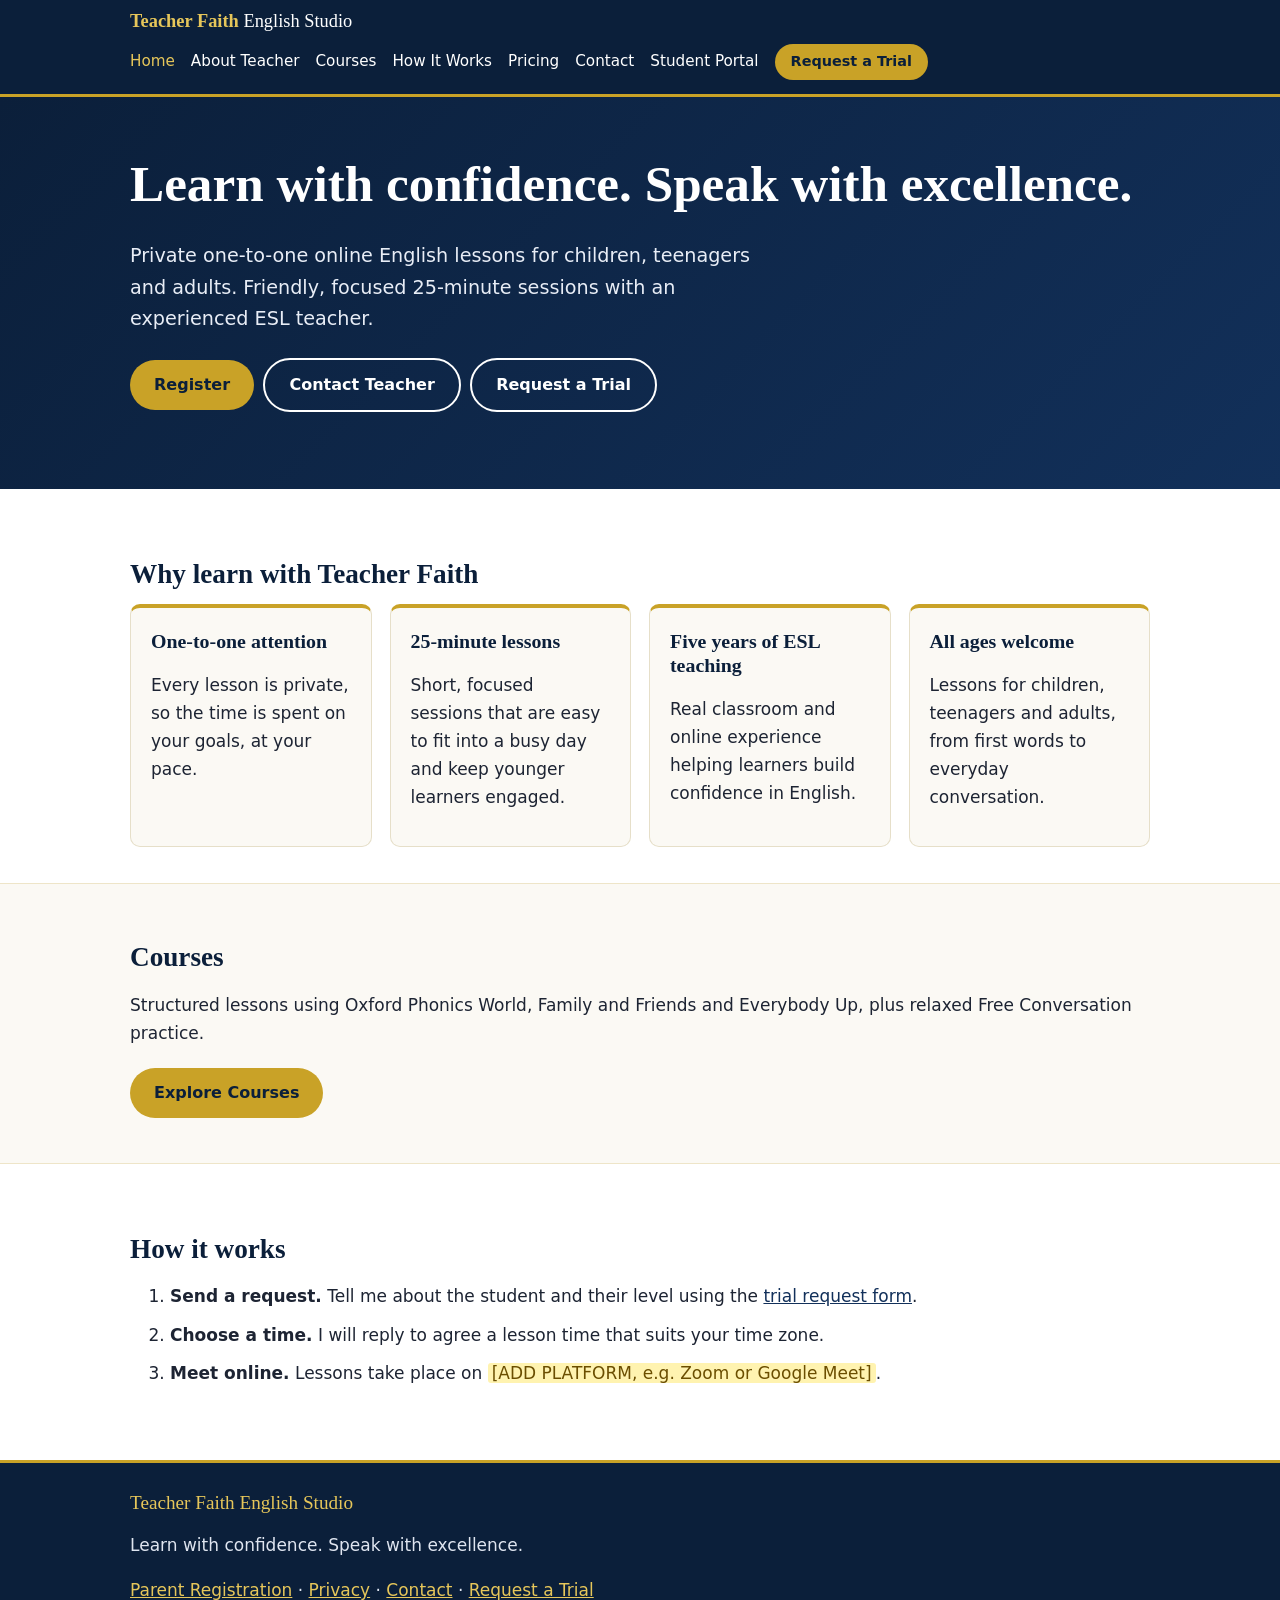
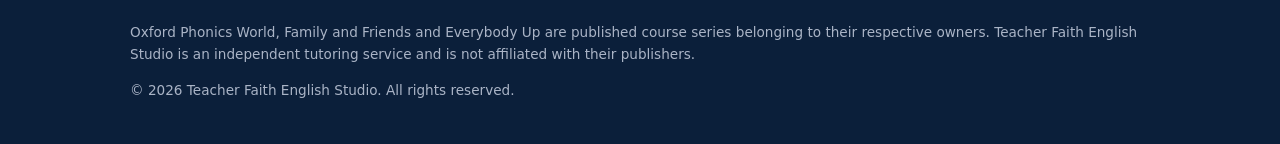
<file: teacher-faith-english-studio/index.html>
<!DOCTYPE html>
<html lang="en"><head><meta charset="utf-8"><meta name="viewport" content="width=device-width,initial-scale=1">
<title>Online English Tutoring | Teacher Faith English Studio</title><meta name="description" content="Private one-to-one online English lessons for children, teenagers and adults with Teacher Faith.">
<link rel="stylesheet" href="styles.css"></head><body>
<a class="skip" href="#main">Skip to content</a>
<header><div class="wrap bar"><a class="brand" href="index.html"><span>Teacher Faith</span> English Studio</a>
<nav aria-label="Main"><a href="index.html" aria-current=page>Home</a><a href="about.html">About Teacher</a><a href="courses.html">Courses</a><a href="how-it-works.html">How It Works</a><a href="pricing.html">Pricing</a><a href="contact.html">Contact</a><a href="login.html">Student Portal</a><a class="btn sm" href="free-trial.html">Request a Trial</a></nav></div></header>
<main id="main"><section class="hero"><div class="wrap"><h1>Learn with confidence. Speak with excellence.</h1><p class="lead">Private one-to-one online English lessons for children, teenagers and adults. Friendly, focused 25-minute sessions with an experienced ESL teacher.</p><p><a class="btn" href="register.html">Register</a> <a class="btn ghost" href="contact.html">Contact Teacher</a> <a class="btn ghost" href="free-trial.html">Request a Trial</a></p></div></section><section class="wrap sec"><h2>Why learn with Teacher Faith</h2><div class="grid">
<div class="card"><h3>One-to-one attention</h3><p>Every lesson is private, so the time is spent on your goals, at your pace.</p></div>
<div class="card"><h3>25-minute lessons</h3><p>Short, focused sessions that are easy to fit into a busy day and keep younger learners engaged.</p></div>
<div class="card"><h3>Five years of ESL teaching</h3><p>Real classroom and online experience helping learners build confidence in English.</p></div>
<div class="card"><h3>All ages welcome</h3><p>Lessons for children, teenagers and adults, from first words to everyday conversation.</p></div></div></section>
<section class="band"><div class="wrap"><h2>Courses</h2><p>Structured lessons using Oxford Phonics World, Family and Friends and Everybody Up, plus relaxed Free Conversation practice.</p><p><a class="btn" href="courses.html">Explore Courses</a></p></div></section>
<section class="wrap sec"><h2>How it works</h2><ol class="steps">
<li><b>Send a request.</b> Tell me about the student and their level using the <a href="free-trial.html">trial request form</a>.</li>
<li><b>Choose a time.</b> I will reply to agree a lesson time that suits your time zone.</li>
<li><b>Meet online.</b> Lessons take place on <mark class="ph">[ADD PLATFORM, e.g. Zoom or Google Meet]</mark>.</li></ol></section></main>
<footer><div class="wrap"><p class="brand2">Teacher Faith English Studio</p><p>Learn with confidence. Speak with excellence.</p>
<p><a href="register.html">Parent Registration</a> · <a href="privacy.html">Privacy</a> · <a href="contact.html">Contact</a> · <a href="free-trial.html">Request a Trial</a></p>
<p class="small">Oxford Phonics World, Family and Friends and Everybody Up are published course series belonging to their respective owners. Teacher Faith English Studio is an independent tutoring service and is not affiliated with their publishers.</p>
<p class="small">&copy; <span id="y">2026</span> Teacher Faith English Studio. All rights reserved.</p></div></footer></body></html>
</file>
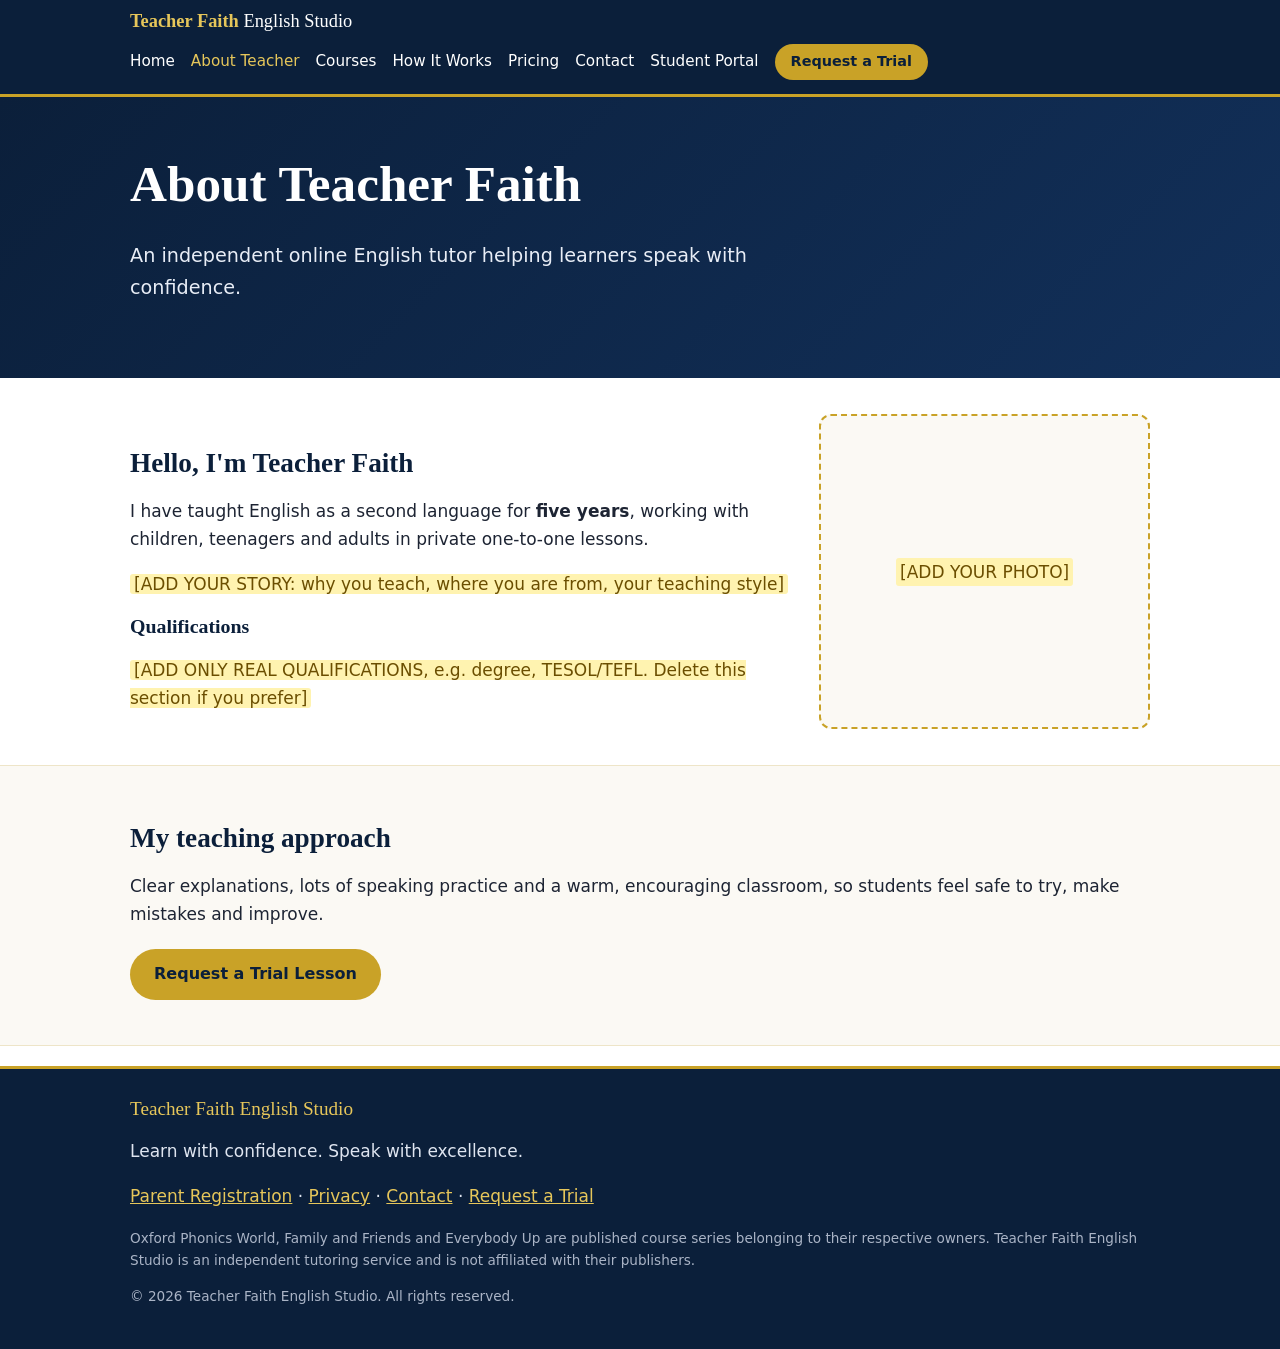
<file: teacher-faith-english-studio/about.html>
<!DOCTYPE html>
<html lang="en"><head><meta charset="utf-8"><meta name="viewport" content="width=device-width,initial-scale=1">
<title>About Teacher Faith | Teacher Faith English Studio</title><meta name="description" content="Meet Teacher Faith, an independent online ESL tutor with five years of teaching experience.">
<link rel="stylesheet" href="styles.css"></head><body>
<a class="skip" href="#main">Skip to content</a>
<header><div class="wrap bar"><a class="brand" href="index.html"><span>Teacher Faith</span> English Studio</a>
<nav aria-label="Main"><a href="index.html">Home</a><a href="about.html" aria-current=page>About Teacher</a><a href="courses.html">Courses</a><a href="how-it-works.html">How It Works</a><a href="pricing.html">Pricing</a><a href="contact.html">Contact</a><a href="login.html">Student Portal</a><a class="btn sm" href="free-trial.html">Request a Trial</a></nav></div></header>
<main id="main"><section class="hero"><div class="wrap"><h1>About Teacher Faith</h1><p class="lead">An independent online English tutor helping learners speak with confidence.</p></div></section><section class="wrap sec two"><div><h2>Hello, I'm Teacher Faith</h2>
<p>I have taught English as a second language for <b>five years</b>, working with children, teenagers and adults in private one-to-one lessons.</p>
<p><mark class="ph">[ADD YOUR STORY: why you teach, where you are from, your teaching style]</mark></p>
<h3>Qualifications</h3><p><mark class="ph">[ADD ONLY REAL QUALIFICATIONS, e.g. degree, TESOL/TEFL. Delete this section if you prefer]</mark></p></div>
<div class="photo" role="img" aria-label="Photo placeholder"><mark class="ph">[ADD YOUR PHOTO]</mark></div></section>
<section class="band"><div class="wrap"><h2>My teaching approach</h2><p>Clear explanations, lots of speaking practice and a warm, encouraging classroom, so students feel safe to try, make mistakes and improve.</p><p><a class="btn" href="free-trial.html">Request a Trial Lesson</a></p></div></section></main>
<footer><div class="wrap"><p class="brand2">Teacher Faith English Studio</p><p>Learn with confidence. Speak with excellence.</p>
<p><a href="register.html">Parent Registration</a> · <a href="privacy.html">Privacy</a> · <a href="contact.html">Contact</a> · <a href="free-trial.html">Request a Trial</a></p>
<p class="small">Oxford Phonics World, Family and Friends and Everybody Up are published course series belonging to their respective owners. Teacher Faith English Studio is an independent tutoring service and is not affiliated with their publishers.</p>
<p class="small">&copy; <span id="y">2026</span> Teacher Faith English Studio. All rights reserved.</p></div></footer></body></html>
</file>
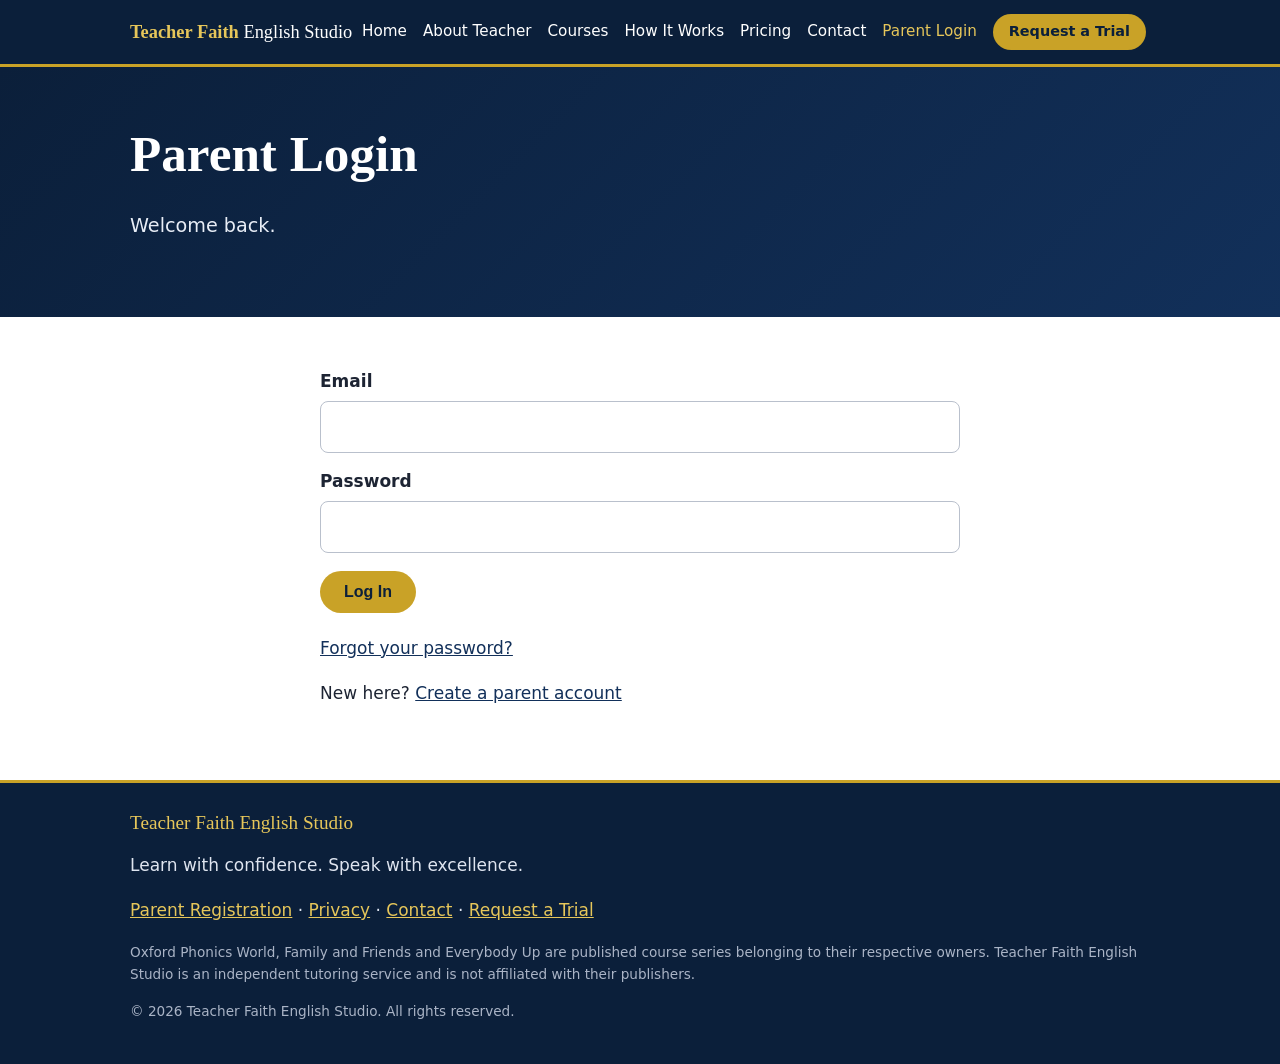
<file: teacher-faith-english-studio/admin.html>
<!DOCTYPE html>
<html lang="en"><head><meta charset="utf-8"><meta name="viewport" content="width=device-width,initial-scale=1">
<title>Admin Dashboard | Teacher Faith English Studio</title><meta name="description" content="Teacher admin dashboard.">
<meta name="robots" content="noindex"><link rel="stylesheet" href="styles.css"></head><body>
<a class="skip" href="#main">Skip to content</a>
<header><div class="wrap bar"><a class="brand" href="index.html"><span>Teacher Faith</span> English Studio</a>
<nav aria-label="Main"><a href="index.html">Home</a><a href="about.html">About Teacher</a><a href="courses.html">Courses</a><a href="how-it-works.html">How It Works</a><a href="pricing.html">Pricing</a><a href="contact.html">Contact</a><a href="login.html">Student Portal</a><a class="btn sm" href="free-trial.html">Request a Trial</a></nav></div></header>
<main id="main"><section class="hero"><div class="wrap"><h1>Admin Dashboard</h1><p class="lead">Teacher only. <a href="dashboard.html" style="color:#e6c65a">Back to parent dashboard</a></p></div></section>
<section class="wrap sec"><p id="chk">Checking your login...</p>
<div id="adminwrap" hidden><p id="msg" role="status" aria-live="polite"></p>
<h2>Parents and students</h2><p id="sum" class="small"></p>
<label>Search by parent name, email or student name<input id="q" type="search"></label>
<div id="plist"></div>
<div class="card" id="editcard" hidden><h3>Edit student</h3><form id="editform"><label>First name<input name="first_name" maxlength="50" required></label>
<label>Age<input name="age" type="number" min="2" max="99" required></label>
<label>Preferred course<select name="preferred_course"><option value="not_sure">Not sure yet</option><option value="oxford_phonics_world">Oxford Phonics World</option><option value="family_and_friends">Family and Friends</option><option value="everybody_up">Everybody Up</option><option value="free_conversation">Free Conversation</option></select></label>
<label>English level<select name="level"><option value="">Not sure</option><option value="beginner">Beginner</option><option value="elementary">Elementary</option><option value="intermediate">Intermediate</option><option value="advanced">Advanced</option></select></label>
<button class="btn" type="submit">Save Changes</button> <button class="btn ghost" id="editcancel" type="button">Cancel</button></form></div>
<h2>Pricing and packages</h2><p class="small">Active packages appear on the public Pricing page. Inactive ones are hidden from the public.</p>
<div id="pkglist" class="grid"></div>
<div class="card" id="pkgcard"><h3 id="pkgtitle">Add a package</h3><form id="pkgform">
<label>Package name<input name="name" maxlength="80" required></label>
<label>Description (optional)<textarea name="description" rows="2" maxlength="500"></textarea></label>
<label>Number of lessons (25 minutes each)<input name="lessons" type="number" min="1" max="200" required></label>
<label>Price<input name="price" type="number" min="0" step="0.01" required></label>
<label>Original price before discount (optional)<input name="original_price" type="number" min="0" step="0.01"></label>
<label>Valid for how many days? (optional)<input name="validity_days" type="number" min="1" max="3650"></label>
<label>Currency code (e.g. CNY, USD, PHP)<input name="currency" maxlength="3" value="CNY" required></label>
<label>Display order (small numbers show first)<input name="sort_order" type="number" value="0"></label>
<label class="check"><input type="checkbox" name="active" checked> Show on the public Pricing page</label>
<button class="btn" id="pkgbtn" type="submit">Add Package</button> <button class="btn ghost" id="pkgcancel" type="button" hidden>Cancel</button></form></div>
<p><button class="btn" id="logout" type="button">Log Out</button></p></div></section></main>
<footer><div class="wrap"><p class="brand2">Teacher Faith English Studio</p><p>Learn with confidence. Speak with excellence.</p>
<p><a href="register.html">Parent Registration</a> · <a href="privacy.html">Privacy</a> · <a href="contact.html">Contact</a> · <a href="free-trial.html">Request a Trial</a></p>
<p class="small">Oxford Phonics World, Family and Friends and Everybody Up are published course series belonging to their respective owners. Teacher Faith English Studio is an independent tutoring service and is not affiliated with their publishers.</p>
<p class="small">&copy; <span id="y">2026</span> Teacher Faith English Studio. All rights reserved.</p></div></footer><script src="js/vendor/supabase.js"></script><script src="js/config.js"></script><script src="js/admin.js"></script></body></html>
</file>
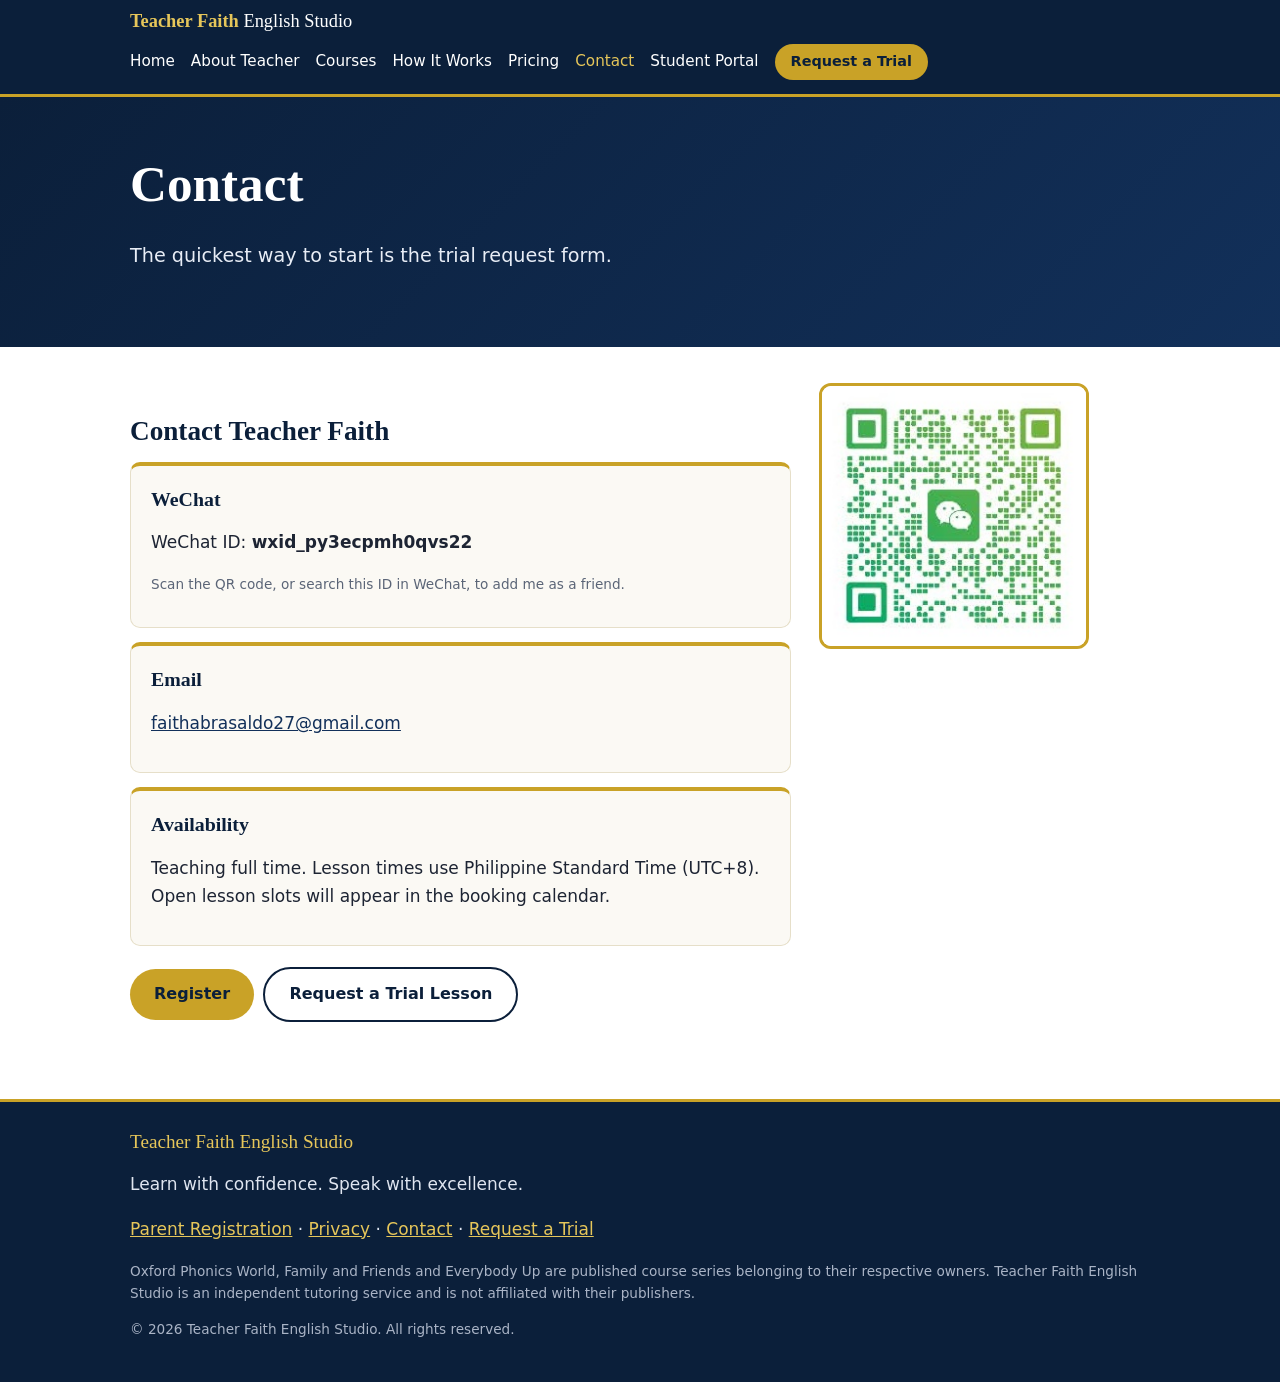
<file: teacher-faith-english-studio/contact.html>
<!DOCTYPE html>
<html lang="en"><head><meta charset="utf-8"><meta name="viewport" content="width=device-width,initial-scale=1">
<title>Contact | Teacher Faith English Studio</title><meta name="description" content="Contact Teacher Faith English Studio.">
<link rel="stylesheet" href="styles.css"></head><body>
<a class="skip" href="#main">Skip to content</a>
<header><div class="wrap bar"><a class="brand" href="index.html"><span>Teacher Faith</span> English Studio</a>
<nav aria-label="Main"><a href="index.html">Home</a><a href="about.html">About Teacher</a><a href="courses.html">Courses</a><a href="how-it-works.html">How It Works</a><a href="pricing.html">Pricing</a><a href="contact.html" aria-current=page>Contact</a><a href="login.html">Student Portal</a><a class="btn sm" href="free-trial.html">Request a Trial</a></nav></div></header>
<main id="main"><section class="hero"><div class="wrap"><h1>Contact</h1><p class="lead">The quickest way to start is the trial request form.</p></div></section><section class="wrap sec two"><div><h2>Contact Teacher Faith</h2>
<div class="card"><h3>WeChat</h3><p>WeChat ID: <b>wxid_py3ecpmh0qvs22</b></p><p class="small">Scan the QR code, or search this ID in WeChat, to add me as a friend.</p></div>
<div class="card" style="margin-top:14px"><h3>Email</h3><p><a href="mailto:faithabrasaldo27@gmail.com">faithabrasaldo27@gmail.com</a></p></div>
<div class="card" style="margin-top:14px"><h3>Availability</h3><p>Teaching full time. Lesson times use Philippine Standard Time (UTC+8). Open lesson slots will appear in the booking calendar.</p></div>
<p><a class="btn" href="register.html">Register</a> <a class="btn ghost" href="free-trial.html">Request a Trial Lesson</a></p></div>
<div><img class="qr" src="assets/wechat-qr.jpg" alt="WeChat QR code for Teacher Faith" width="270" height="266"></div></section></main>
<footer><div class="wrap"><p class="brand2">Teacher Faith English Studio</p><p>Learn with confidence. Speak with excellence.</p>
<p><a href="register.html">Parent Registration</a> · <a href="privacy.html">Privacy</a> · <a href="contact.html">Contact</a> · <a href="free-trial.html">Request a Trial</a></p>
<p class="small">Oxford Phonics World, Family and Friends and Everybody Up are published course series belonging to their respective owners. Teacher Faith English Studio is an independent tutoring service and is not affiliated with their publishers.</p>
<p class="small">&copy; <span id="y">2026</span> Teacher Faith English Studio. All rights reserved.</p></div></footer></body></html>
</file>
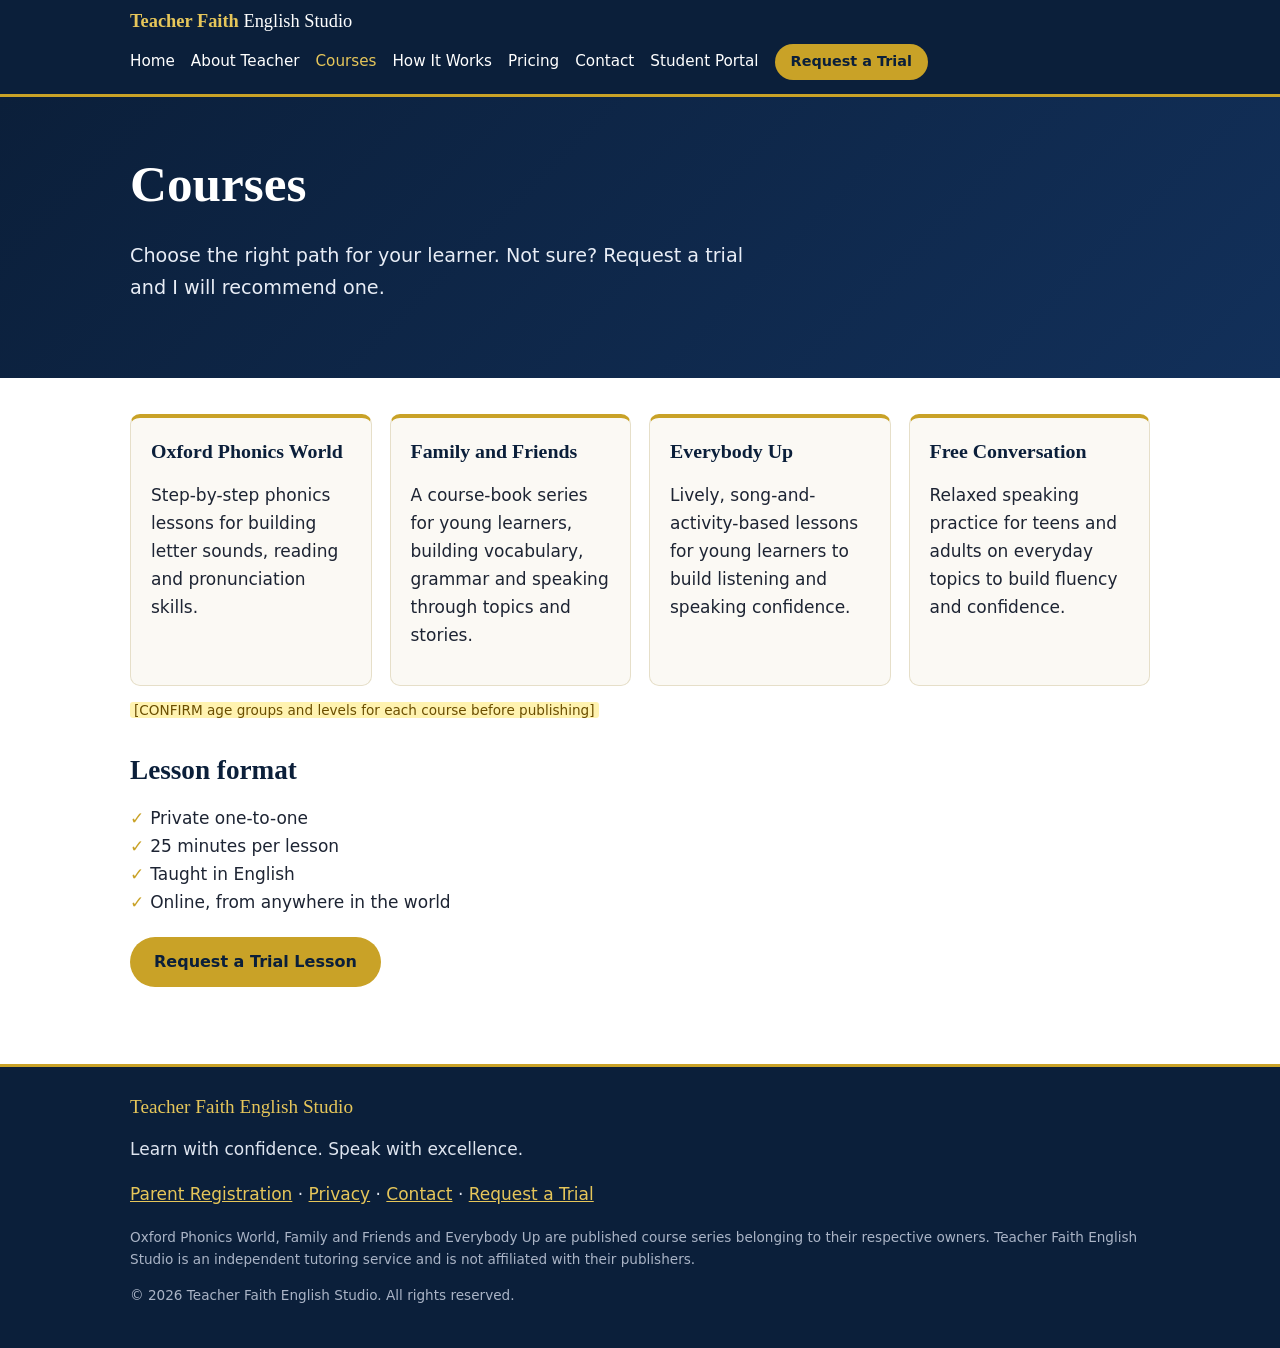
<file: teacher-faith-english-studio/courses.html>
<!DOCTYPE html>
<html lang="en"><head><meta charset="utf-8"><meta name="viewport" content="width=device-width,initial-scale=1">
<title>Courses | Teacher Faith English Studio</title><meta name="description" content="Oxford Phonics World, Family and Friends, Everybody Up and Free Conversation lessons online.">
<link rel="stylesheet" href="styles.css"></head><body>
<a class="skip" href="#main">Skip to content</a>
<header><div class="wrap bar"><a class="brand" href="index.html"><span>Teacher Faith</span> English Studio</a>
<nav aria-label="Main"><a href="index.html">Home</a><a href="about.html">About Teacher</a><a href="courses.html" aria-current=page>Courses</a><a href="how-it-works.html">How It Works</a><a href="pricing.html">Pricing</a><a href="contact.html">Contact</a><a href="login.html">Student Portal</a><a class="btn sm" href="free-trial.html">Request a Trial</a></nav></div></header>
<main id="main"><section class="hero"><div class="wrap"><h1>Courses</h1><p class="lead">Choose the right path for your learner. Not sure? Request a trial and I will recommend one.</p></div></section><section class="wrap sec"><div class="grid">
<div class="card"><h3>Oxford Phonics World</h3><p>Step-by-step phonics lessons for building letter sounds, reading and pronunciation skills.</p></div>
<div class="card"><h3>Family and Friends</h3><p>A course-book series for young learners, building vocabulary, grammar and speaking through topics and stories.</p></div>
<div class="card"><h3>Everybody Up</h3><p>Lively, song-and-activity-based lessons for young learners to build listening and speaking confidence.</p></div>
<div class="card"><h3>Free Conversation</h3><p>Relaxed speaking practice for teens and adults on everyday topics to build fluency and confidence.</p></div></div>
<p class="small"><mark class="ph">[CONFIRM age groups and levels for each course before publishing]</mark></p>
<h2>Lesson format</h2><ul class="ticks"><li>Private one-to-one</li><li>25 minutes per lesson</li><li>Taught in English</li><li>Online, from anywhere in the world</li></ul>
<p><a class="btn" href="free-trial.html">Request a Trial Lesson</a></p></section></main>
<footer><div class="wrap"><p class="brand2">Teacher Faith English Studio</p><p>Learn with confidence. Speak with excellence.</p>
<p><a href="register.html">Parent Registration</a> · <a href="privacy.html">Privacy</a> · <a href="contact.html">Contact</a> · <a href="free-trial.html">Request a Trial</a></p>
<p class="small">Oxford Phonics World, Family and Friends and Everybody Up are published course series belonging to their respective owners. Teacher Faith English Studio is an independent tutoring service and is not affiliated with their publishers.</p>
<p class="small">&copy; <span id="y">2026</span> Teacher Faith English Studio. All rights reserved.</p></div></footer></body></html>
</file>
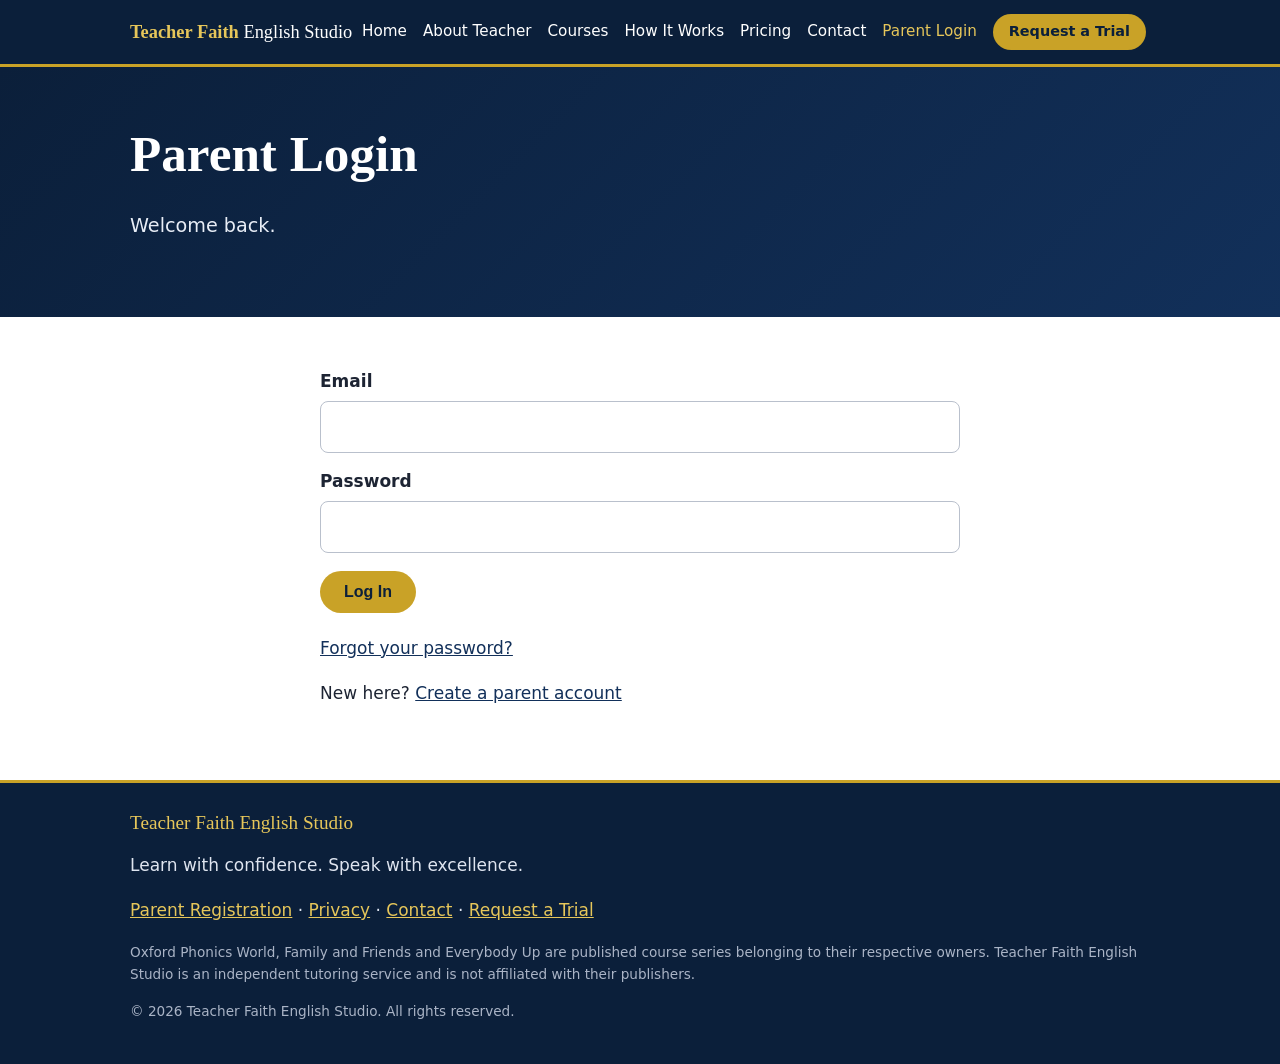
<file: teacher-faith-english-studio/dashboard.html>
<!DOCTYPE html>
<html lang="en"><head><meta charset="utf-8"><meta name="viewport" content="width=device-width,initial-scale=1">
<title>Dashboard | Teacher Faith English Studio</title><meta name="description" content="Your parent dashboard.">
<meta name="robots" content="noindex"><link rel="stylesheet" href="styles.css"></head><body>
<a class="skip" href="#main">Skip to content</a>
<header><div class="wrap bar"><a class="brand" href="index.html"><span>Teacher Faith</span> English Studio</a>
<nav aria-label="Main"><a href="index.html">Home</a><a href="about.html">About Teacher</a><a href="courses.html">Courses</a><a href="how-it-works.html">How It Works</a><a href="pricing.html">Pricing</a><a href="contact.html">Contact</a><a href="login.html">Student Portal</a><a class="btn sm" href="free-trial.html">Request a Trial</a></nav></div></header>
<main id="main"><section class="hero"><div class="wrap"><h1>Parent Dashboard</h1><p class="lead">Your private area.</p></div></section>
<section class="wrap sec"><p id="chk">Checking your login...</p>
<div id="dash" hidden><h2>Welcome, <span id="who"></span></h2><p id="msg" role="status" aria-live="polite"></p>
<h2>Announcements</h2><div id="ann"><p>Loading...</p></div>
<div id="adm" hidden class="card"><p><a class="btn" href="admin.html">Open Admin Dashboard</a></p><h3>Post an announcement (teacher only)</h3><form id="annform"><label>Title<input name="title" maxlength="120" required></label><label>Message<textarea name="body" rows="3" maxlength="2000" required></textarea></label><button class="btn" type="submit">Post</button></form></div>
<h2>Your students</h2><div id="studs" class="grid"></div>
<div class="card" id="sfcard"><h3 id="sftitle">Add a student</h3><p class="small">For privacy, please use a first name or nickname only, and avoid sensitive details in the notes. You can add more than one student.</p>
<form id="studform"><label>Student's name (first name or nickname)<input name="first_name" maxlength="50" required></label>
<label>Age<input name="age" type="number" min="2" max="99" required></label>
<label>English level<select name="level"><option value="">Not sure</option><option value="beginner">Beginner</option><option value="elementary">Elementary</option><option value="intermediate">Intermediate</option><option value="advanced">Advanced</option></select></label>
<label>Preferred course<select name="preferred_course"><option value="not_sure">Not sure yet</option><option value="oxford_phonics_world">Oxford Phonics World</option><option value="family_and_friends">Family and Friends</option><option value="everybody_up">Everybody Up</option><option value="free_conversation">Free Conversation</option></select></label>
<label>Learning goals (optional)<textarea name="goals" rows="2" maxlength="500"></textarea></label>
<label>Preferred schedule (optional)<input name="preferred_schedule" maxlength="200" placeholder="e.g. weekday evenings"></label>
<label>Additional learning notes (optional)<textarea name="notes" rows="2" maxlength="1000"></textarea></label>
<button class="btn" id="sfbtn" type="submit">Add Student</button> <button class="btn ghost" id="sfcancel" type="button" hidden>Cancel</button></form></div>
<p><button class="btn" id="logout" type="button">Log Out</button></p></div></section></main>
<footer><div class="wrap"><p class="brand2">Teacher Faith English Studio</p><p>Learn with confidence. Speak with excellence.</p>
<p><a href="register.html">Parent Registration</a> · <a href="privacy.html">Privacy</a> · <a href="contact.html">Contact</a> · <a href="free-trial.html">Request a Trial</a></p>
<p class="small">Oxford Phonics World, Family and Friends and Everybody Up are published course series belonging to their respective owners. Teacher Faith English Studio is an independent tutoring service and is not affiliated with their publishers.</p>
<p class="small">&copy; <span id="y">2026</span> Teacher Faith English Studio. All rights reserved.</p></div></footer><script src="js/vendor/supabase.js"></script><script src="js/config.js"></script><script src="js/auth.js"></script><script src="js/dashboard.js"></script></body></html>
</file>
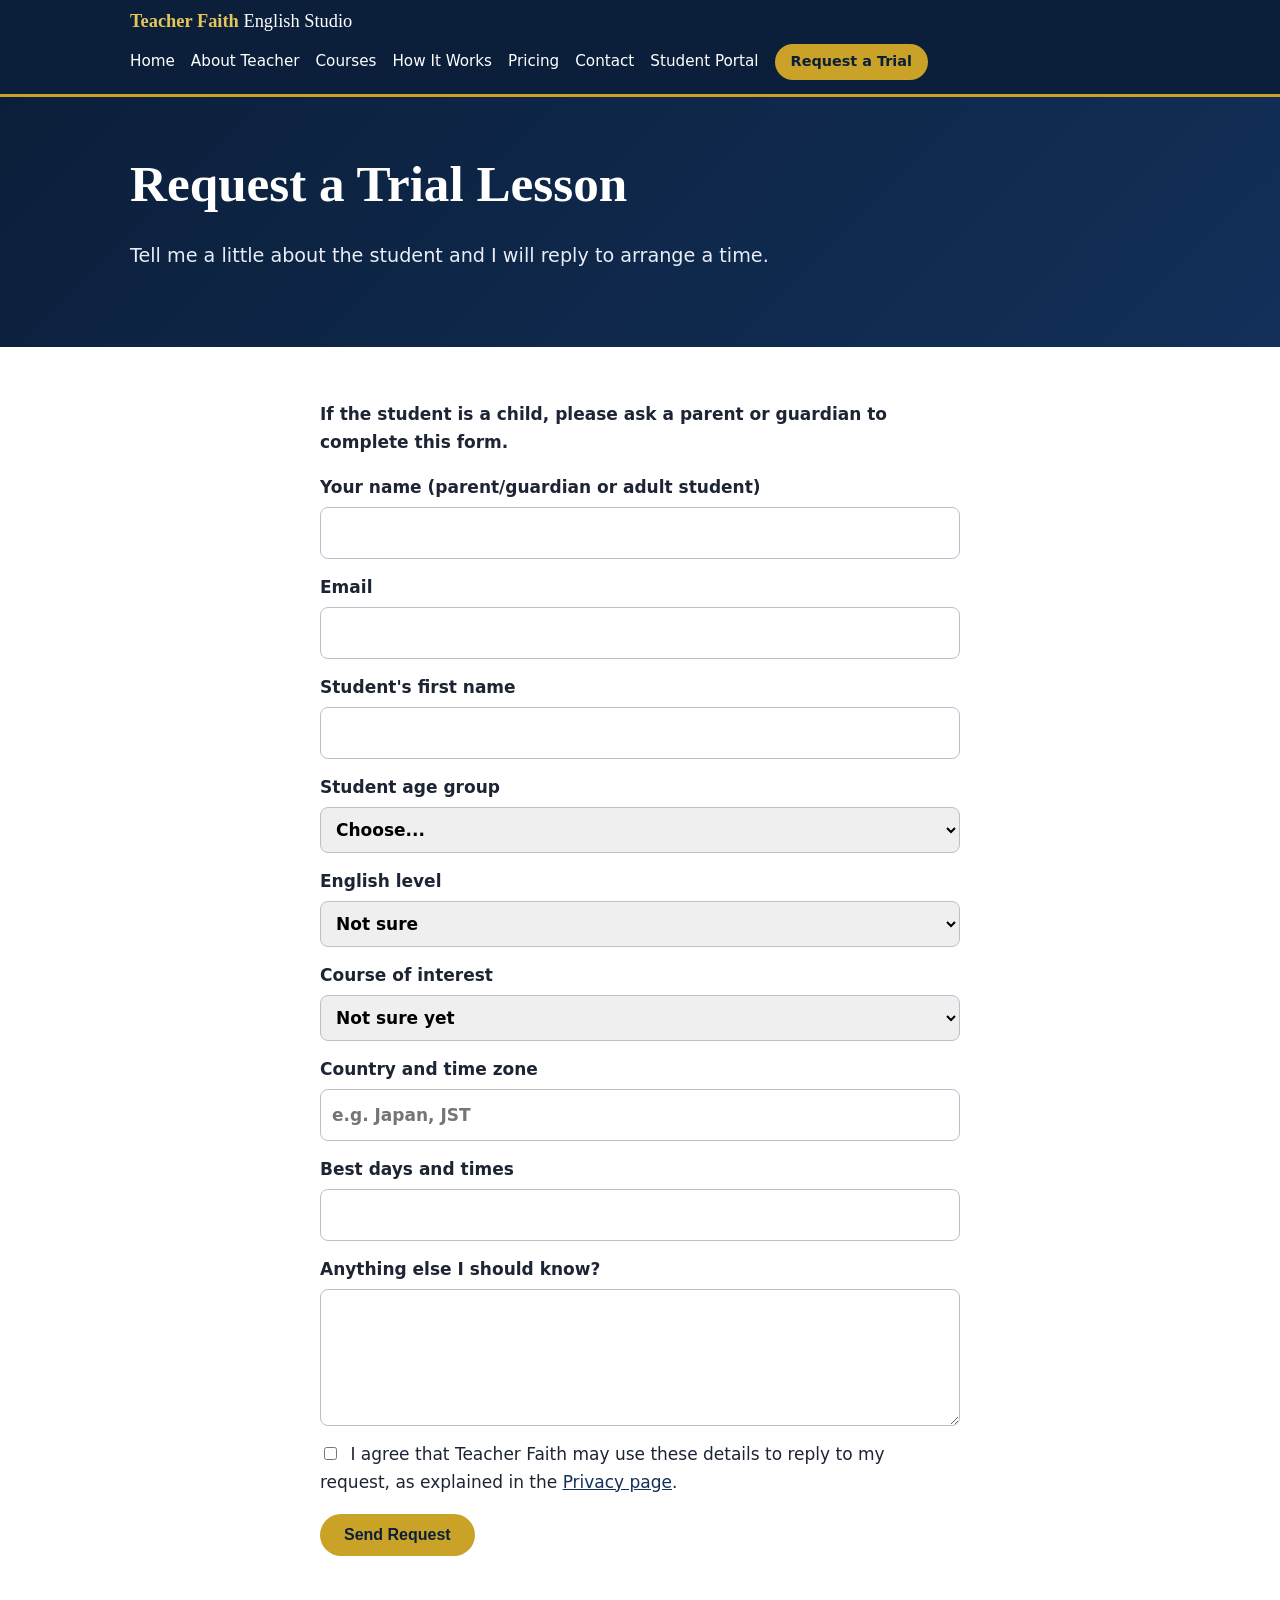
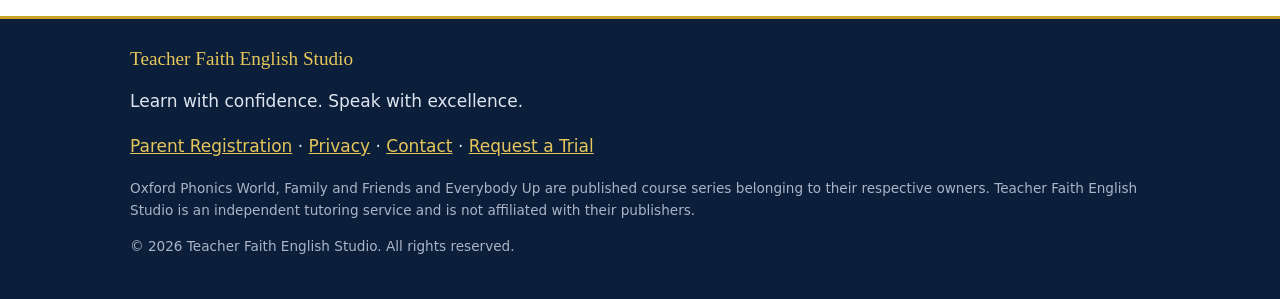
<file: teacher-faith-english-studio/free-trial.html>
<!DOCTYPE html>
<html lang="en"><head><meta charset="utf-8"><meta name="viewport" content="width=device-width,initial-scale=1">
<title>Request a Trial Lesson | Teacher Faith English Studio</title><meta name="description" content="Request a trial English lesson with Teacher Faith.">
<link rel="stylesheet" href="styles.css"></head><body>
<a class="skip" href="#main">Skip to content</a>
<header><div class="wrap bar"><a class="brand" href="index.html"><span>Teacher Faith</span> English Studio</a>
<nav aria-label="Main"><a href="index.html">Home</a><a href="about.html">About Teacher</a><a href="courses.html">Courses</a><a href="how-it-works.html">How It Works</a><a href="pricing.html">Pricing</a><a href="contact.html">Contact</a><a href="login.html">Student Portal</a><a class="btn sm" href="free-trial.html">Request a Trial</a></nav></div></header>
<main id="main"><section class="hero"><div class="wrap"><h1>Request a Trial Lesson</h1><p class="lead">Tell me a little about the student and I will reply to arrange a time.</p></div></section><section class="wrap sec narrow"><p><b>If the student is a child, please ask a parent or guardian to complete this form.</b></p>
<form name="trial-request" method="POST" action="thank-you.html" data-netlify="true" netlify-honeypot="bot-field">
<input type="hidden" name="form-name" value="trial-request"><p hidden><label>Do not fill this out: <input name="bot-field"></label></p>
<label>Your name (parent/guardian or adult student)<input name="contact_name" required></label>
<label>Email<input type="email" name="email" required></label>
<label>Student's first name<input name="student_first_name" required></label>
<label>Student age group<select name="age_group" required><option value="">Choose...</option><option>Child (under 13)</option><option>Teenager (13-17)</option><option>Adult (18+)</option></select></label>
<label>English level<select name="level"><option>Not sure</option><option>Beginner</option><option>Elementary</option><option>Intermediate</option><option>Advanced</option></select></label>
<label>Course of interest<select name="course"><option>Not sure yet</option><option>Oxford Phonics World</option><option>Family and Friends</option><option>Everybody Up</option><option>Free Conversation</option></select></label>
<label>Country and time zone<input name="timezone" placeholder="e.g. Japan, JST"></label>
<label>Best days and times<input name="preferred_times"></label>
<label>Anything else I should know?<textarea name="message" rows="4"></textarea></label>
<label class="check"><input type="checkbox" name="consent" required> I agree that Teacher Faith may use these details to reply to my request, as explained in the <a href="privacy.html">Privacy page</a>.</label>
<button class="btn" type="submit">Send Request</button></form></section></main>
<footer><div class="wrap"><p class="brand2">Teacher Faith English Studio</p><p>Learn with confidence. Speak with excellence.</p>
<p><a href="register.html">Parent Registration</a> · <a href="privacy.html">Privacy</a> · <a href="contact.html">Contact</a> · <a href="free-trial.html">Request a Trial</a></p>
<p class="small">Oxford Phonics World, Family and Friends and Everybody Up are published course series belonging to their respective owners. Teacher Faith English Studio is an independent tutoring service and is not affiliated with their publishers.</p>
<p class="small">&copy; <span id="y">2026</span> Teacher Faith English Studio. All rights reserved.</p></div></footer></body></html>
</file>
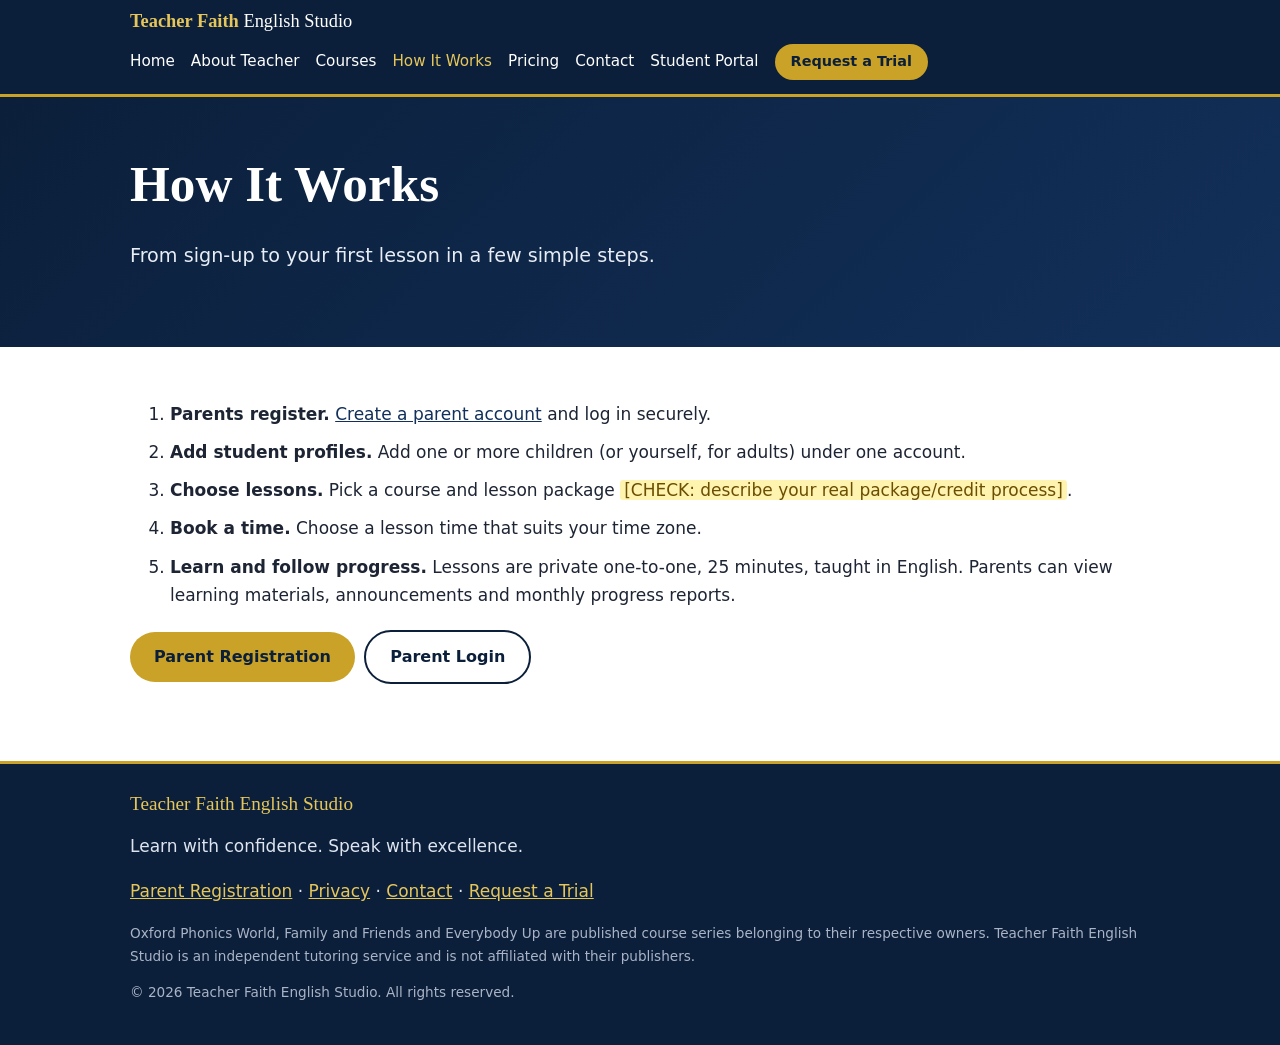
<file: teacher-faith-english-studio/how-it-works.html>
<!DOCTYPE html>
<html lang="en"><head><meta charset="utf-8"><meta name="viewport" content="width=device-width,initial-scale=1">
<title>How It Works | Teacher Faith English Studio</title><meta name="description" content="How private one-to-one English lessons work at Teacher Faith English Studio.">
<link rel="stylesheet" href="styles.css"></head><body>
<a class="skip" href="#main">Skip to content</a>
<header><div class="wrap bar"><a class="brand" href="index.html"><span>Teacher Faith</span> English Studio</a>
<nav aria-label="Main"><a href="index.html">Home</a><a href="about.html">About Teacher</a><a href="courses.html">Courses</a><a href="how-it-works.html" aria-current=page>How It Works</a><a href="pricing.html">Pricing</a><a href="contact.html">Contact</a><a href="login.html">Student Portal</a><a class="btn sm" href="free-trial.html">Request a Trial</a></nav></div></header>
<main id="main"><section class="hero"><div class="wrap"><h1>How It Works</h1><p class="lead">From sign-up to your first lesson in a few simple steps.</p></div></section><section class="wrap sec"><ol class="steps">
<li><b>Parents register.</b> <a href="register.html">Create a parent account</a> and log in securely.</li>
<li><b>Add student profiles.</b> Add one or more children (or yourself, for adults) under one account.</li>
<li><b>Choose lessons.</b> Pick a course and lesson package <mark class="ph">[CHECK: describe your real package/credit process]</mark>.</li>
<li><b>Book a time.</b> Choose a lesson time that suits your time zone.</li>
<li><b>Learn and follow progress.</b> Lessons are private one-to-one, 25 minutes, taught in English. Parents can view learning materials, announcements and monthly progress reports.</li></ol>
<p><a class="btn" href="register.html">Parent Registration</a> <a class="btn ghost" style="color:#0b1f3a!important;border-color:#0b1f3a" href="login.html">Parent Login</a></p></section></main>
<footer><div class="wrap"><p class="brand2">Teacher Faith English Studio</p><p>Learn with confidence. Speak with excellence.</p>
<p><a href="register.html">Parent Registration</a> · <a href="privacy.html">Privacy</a> · <a href="contact.html">Contact</a> · <a href="free-trial.html">Request a Trial</a></p>
<p class="small">Oxford Phonics World, Family and Friends and Everybody Up are published course series belonging to their respective owners. Teacher Faith English Studio is an independent tutoring service and is not affiliated with their publishers.</p>
<p class="small">&copy; <span id="y">2026</span> Teacher Faith English Studio. All rights reserved.</p></div></footer></body></html>
</file>
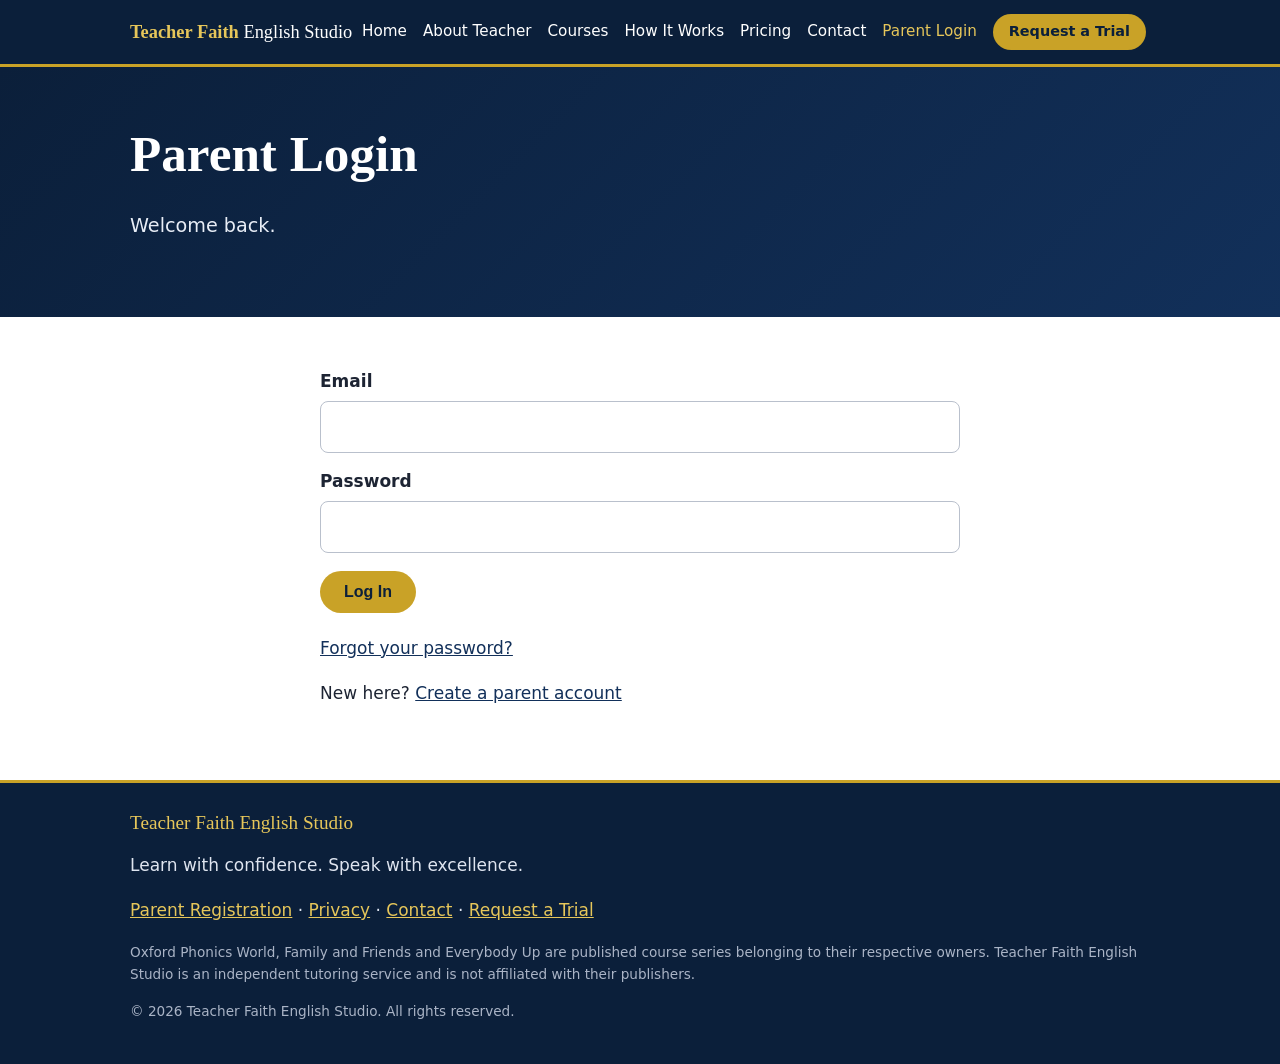
<file: teacher-faith-english-studio/login.html>
<!DOCTYPE html>
<html lang="en"><head><meta charset="utf-8"><meta name="viewport" content="width=device-width,initial-scale=1">
<title>Parent Login | Teacher Faith English Studio</title><meta name="description" content="Log in to the Teacher Faith English Studio parent portal.">
<meta name="robots" content="noindex"><link rel="stylesheet" href="styles.css"></head><body>
<a class="skip" href="#main">Skip to content</a>
<header><div class="wrap bar"><a class="brand" href="index.html"><span>Teacher Faith</span> English Studio</a>
<nav aria-label="Main"><a href="index.html">Home</a><a href="about.html">About Teacher</a><a href="courses.html">Courses</a><a href="how-it-works.html">How It Works</a><a href="pricing.html">Pricing</a><a href="contact.html">Contact</a><a href="login.html" aria-current=page>Parent Login</a><a class="btn sm" href="free-trial.html">Request a Trial</a></nav></div></header>
<main id="main"><section class="hero"><div class="wrap"><h1>Parent Login</h1><p class="lead">Welcome back.</p></div></section><section class="wrap sec narrow"><form id="loginform" novalidate>
<label>Email<input type="email" name="email" autocomplete="email" required></label>
<label>Password<input type="password" name="password" autocomplete="current-password" required></label>
<button class="btn" type="submit">Log In</button><p id="msg" role="status" aria-live="polite"></p></form>
<p><a href="#" id="forgot">Forgot your password?</a></p><p>New here? <a href="register.html">Create a parent account</a></p></section></main>
<footer><div class="wrap"><p class="brand2">Teacher Faith English Studio</p><p>Learn with confidence. Speak with excellence.</p>
<p><a href="register.html">Parent Registration</a> · <a href="privacy.html">Privacy</a> · <a href="contact.html">Contact</a> · <a href="free-trial.html">Request a Trial</a></p>
<p class="small">Oxford Phonics World, Family and Friends and Everybody Up are published course series belonging to their respective owners. Teacher Faith English Studio is an independent tutoring service and is not affiliated with their publishers.</p>
<p class="small">&copy; <span id="y">2026</span> Teacher Faith English Studio. All rights reserved.</p></div></footer><script src="js/vendor/supabase.js"></script><script src="js/config.js"></script><script src="js/auth.js"></script></body></html>
</file>
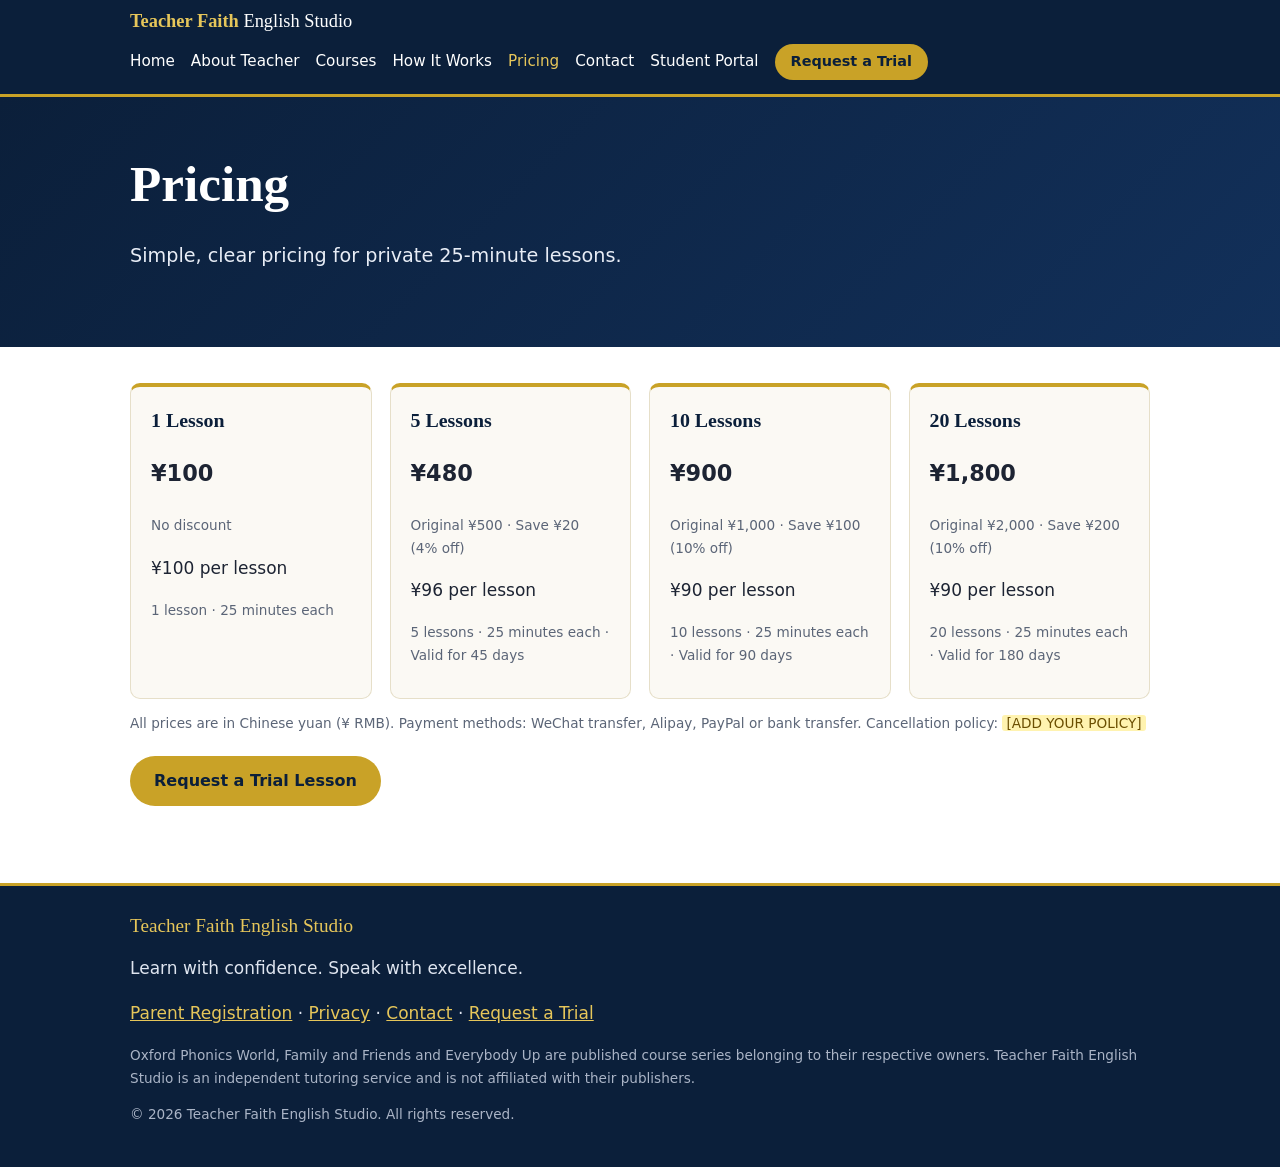
<file: teacher-faith-english-studio/pricing.html>
<!DOCTYPE html>
<html lang="en"><head><meta charset="utf-8"><meta name="viewport" content="width=device-width,initial-scale=1">
<title>Pricing | Teacher Faith English Studio</title><meta name="description" content="Lesson prices for Teacher Faith English Studio.">
<link rel="stylesheet" href="styles.css"></head><body>
<a class="skip" href="#main">Skip to content</a>
<header><div class="wrap bar"><a class="brand" href="index.html"><span>Teacher Faith</span> English Studio</a>
<nav aria-label="Main"><a href="index.html">Home</a><a href="about.html">About Teacher</a><a href="courses.html">Courses</a><a href="how-it-works.html">How It Works</a><a href="pricing.html" aria-current=page>Pricing</a><a href="contact.html">Contact</a><a href="login.html">Student Portal</a><a class="btn sm" href="free-trial.html">Request a Trial</a></nav></div></header>
<main id="main"><section class="hero"><div class="wrap"><h1>Pricing</h1><p class="lead">Simple, clear pricing for private 25-minute lessons.</p></div></section><section class="wrap sec"><div class="grid" id="pkgs"><div class="card"><h3>1 Lesson</h3><p class="price">¥100</p><p class="small">No discount</p><p>¥100 per lesson</p><p class="small">1 lesson · 25 minutes each</p></div><div class="card"><h3>5 Lessons</h3><p class="price">¥480</p><p class="small">Original ¥500 · Save ¥20 (4% off)</p><p>¥96 per lesson</p><p class="small">5 lessons · 25 minutes each · Valid for 45 days</p></div><div class="card"><h3>10 Lessons</h3><p class="price">¥900</p><p class="small">Original ¥1,000 · Save ¥100 (10% off)</p><p>¥90 per lesson</p><p class="small">10 lessons · 25 minutes each · Valid for 90 days</p></div><div class="card"><h3>20 Lessons</h3><p class="price">¥1,800</p><p class="small">Original ¥2,000 · Save ¥200 (10% off)</p><p>¥90 per lesson</p><p class="small">20 lessons · 25 minutes each · Valid for 180 days</p></div></div>
<p class="small">All prices are in Chinese yuan (¥ RMB). Payment methods: WeChat transfer, Alipay, PayPal or bank transfer. Cancellation policy: <mark class="ph">[ADD YOUR POLICY]</mark></p>
<p><a class="btn" href="free-trial.html">Request a Trial Lesson</a></p></section></main>
<footer><div class="wrap"><p class="brand2">Teacher Faith English Studio</p><p>Learn with confidence. Speak with excellence.</p>
<p><a href="register.html">Parent Registration</a> · <a href="privacy.html">Privacy</a> · <a href="contact.html">Contact</a> · <a href="free-trial.html">Request a Trial</a></p>
<p class="small">Oxford Phonics World, Family and Friends and Everybody Up are published course series belonging to their respective owners. Teacher Faith English Studio is an independent tutoring service and is not affiliated with their publishers.</p>
<p class="small">&copy; <span id="y">2026</span> Teacher Faith English Studio. All rights reserved.</p></div></footer><script src="js/vendor/supabase.js"></script><script src="js/config.js"></script><script src="js/pricing.js"></script></body></html>
</file>
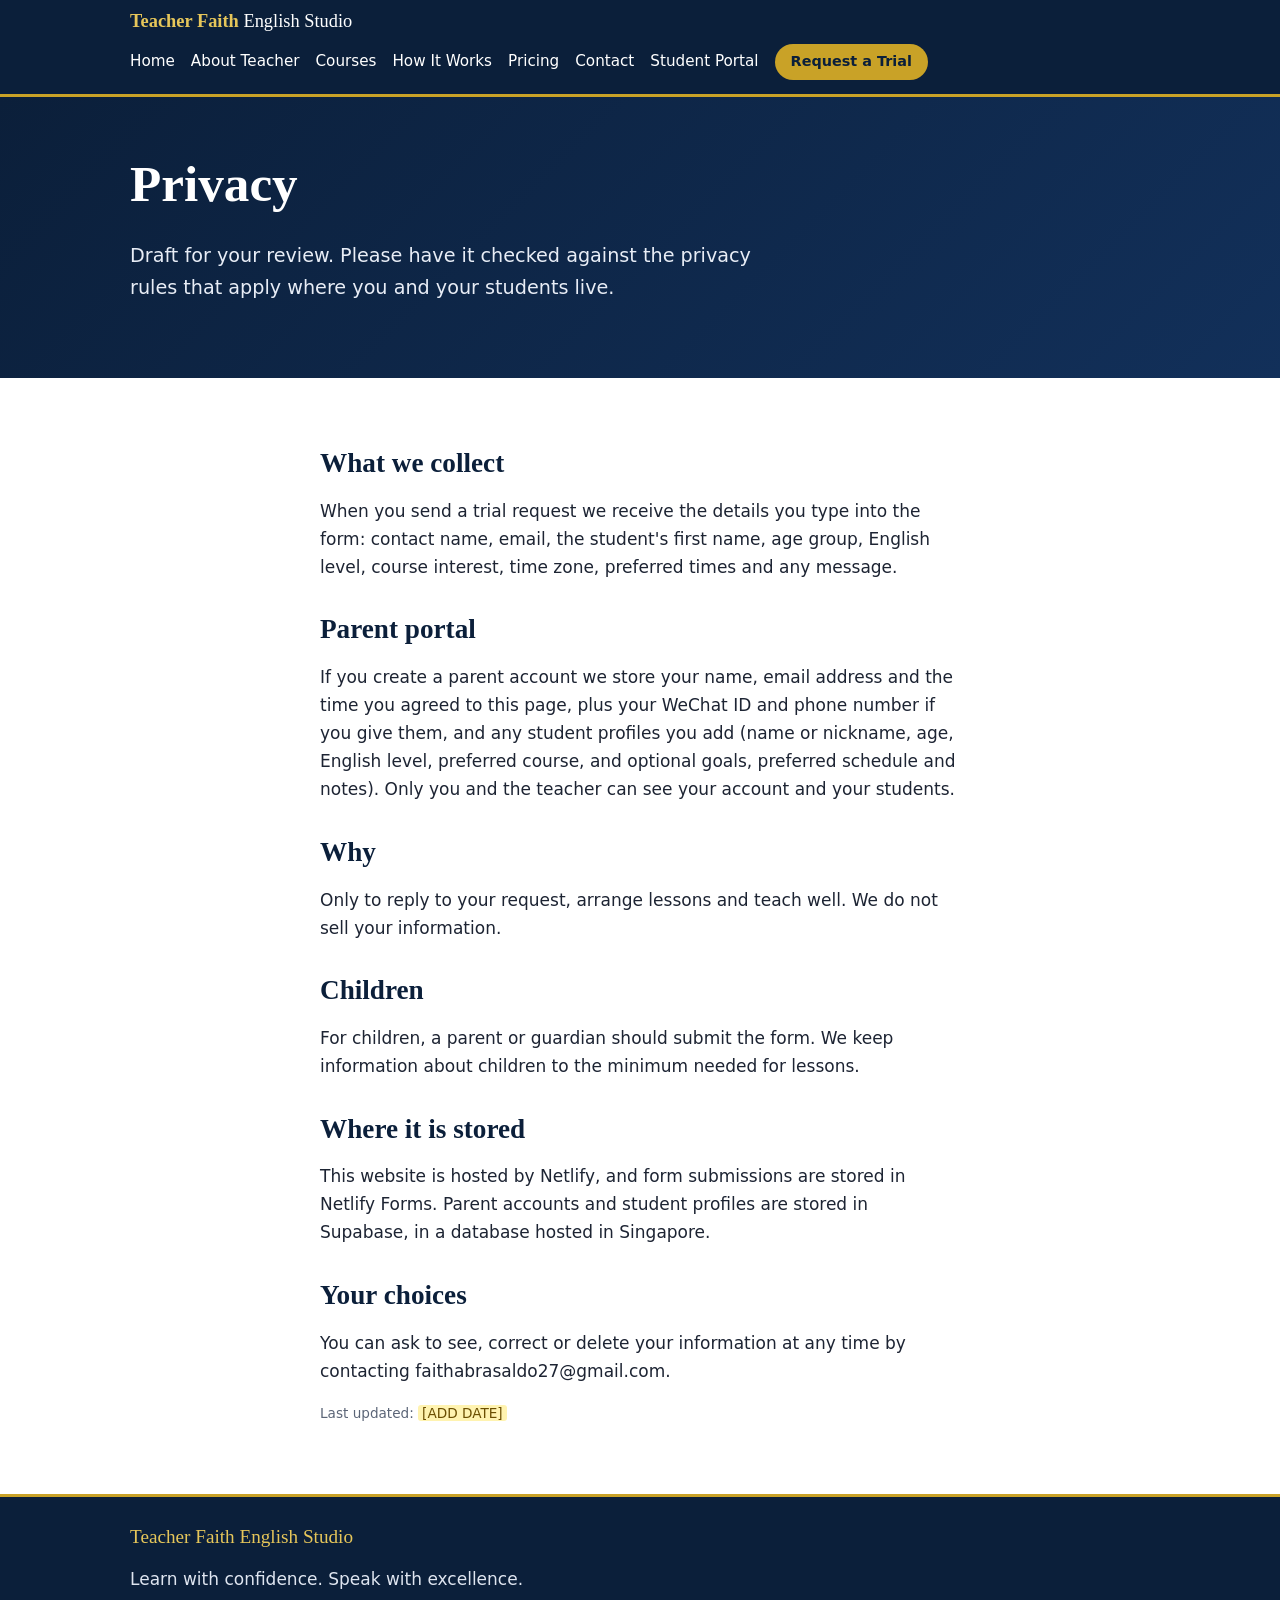
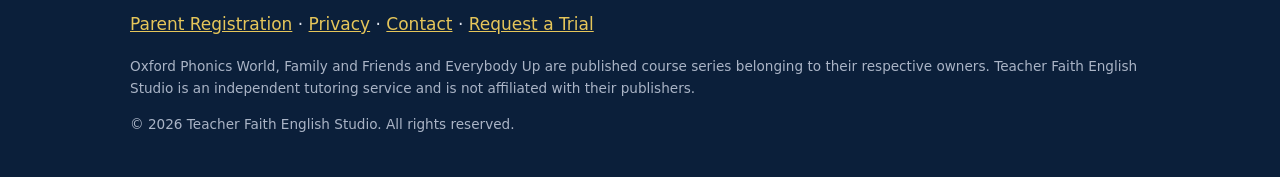
<file: teacher-faith-english-studio/privacy.html>
<!DOCTYPE html>
<html lang="en"><head><meta charset="utf-8"><meta name="viewport" content="width=device-width,initial-scale=1">
<title>Privacy | Teacher Faith English Studio</title><meta name="description" content="How Teacher Faith English Studio handles your information.">
<link rel="stylesheet" href="styles.css"></head><body>
<a class="skip" href="#main">Skip to content</a>
<header><div class="wrap bar"><a class="brand" href="index.html"><span>Teacher Faith</span> English Studio</a>
<nav aria-label="Main"><a href="index.html">Home</a><a href="about.html">About Teacher</a><a href="courses.html">Courses</a><a href="how-it-works.html">How It Works</a><a href="pricing.html">Pricing</a><a href="contact.html">Contact</a><a href="login.html">Student Portal</a><a class="btn sm" href="free-trial.html">Request a Trial</a></nav></div></header>
<main id="main"><section class="hero"><div class="wrap"><h1>Privacy</h1><p class="lead">Draft for your review. Please have it checked against the privacy rules that apply where you and your students live.</p></div></section><section class="wrap sec narrow"><h2>What we collect</h2><p>When you send a trial request we receive the details you type into the form: contact name, email, the student's first name, age group, English level, course interest, time zone, preferred times and any message.</p>
<h2>Parent portal</h2><p>If you create a parent account we store your name, email address and the time you agreed to this page, plus your WeChat ID and phone number if you give them, and any student profiles you add (name or nickname, age, English level, preferred course, and optional goals, preferred schedule and notes). Only you and the teacher can see your account and your students.</p><h2>Why</h2><p>Only to reply to your request, arrange lessons and teach well. We do not sell your information.</p>
<h2>Children</h2><p>For children, a parent or guardian should submit the form. We keep information about children to the minimum needed for lessons.</p>
<h2>Where it is stored</h2><p>This website is hosted by Netlify, and form submissions are stored in Netlify Forms. Parent accounts and student profiles are stored in Supabase, in a database hosted in Singapore.</p>
<h2>Your choices</h2><p>You can ask to see, correct or delete your information at any time by contacting faithabrasaldo27@gmail.com.</p>
<p class="small">Last updated: <mark class="ph">[ADD DATE]</mark></p></section></main>
<footer><div class="wrap"><p class="brand2">Teacher Faith English Studio</p><p>Learn with confidence. Speak with excellence.</p>
<p><a href="register.html">Parent Registration</a> · <a href="privacy.html">Privacy</a> · <a href="contact.html">Contact</a> · <a href="free-trial.html">Request a Trial</a></p>
<p class="small">Oxford Phonics World, Family and Friends and Everybody Up are published course series belonging to their respective owners. Teacher Faith English Studio is an independent tutoring service and is not affiliated with their publishers.</p>
<p class="small">&copy; <span id="y">2026</span> Teacher Faith English Studio. All rights reserved.</p></div></footer></body></html>
</file>
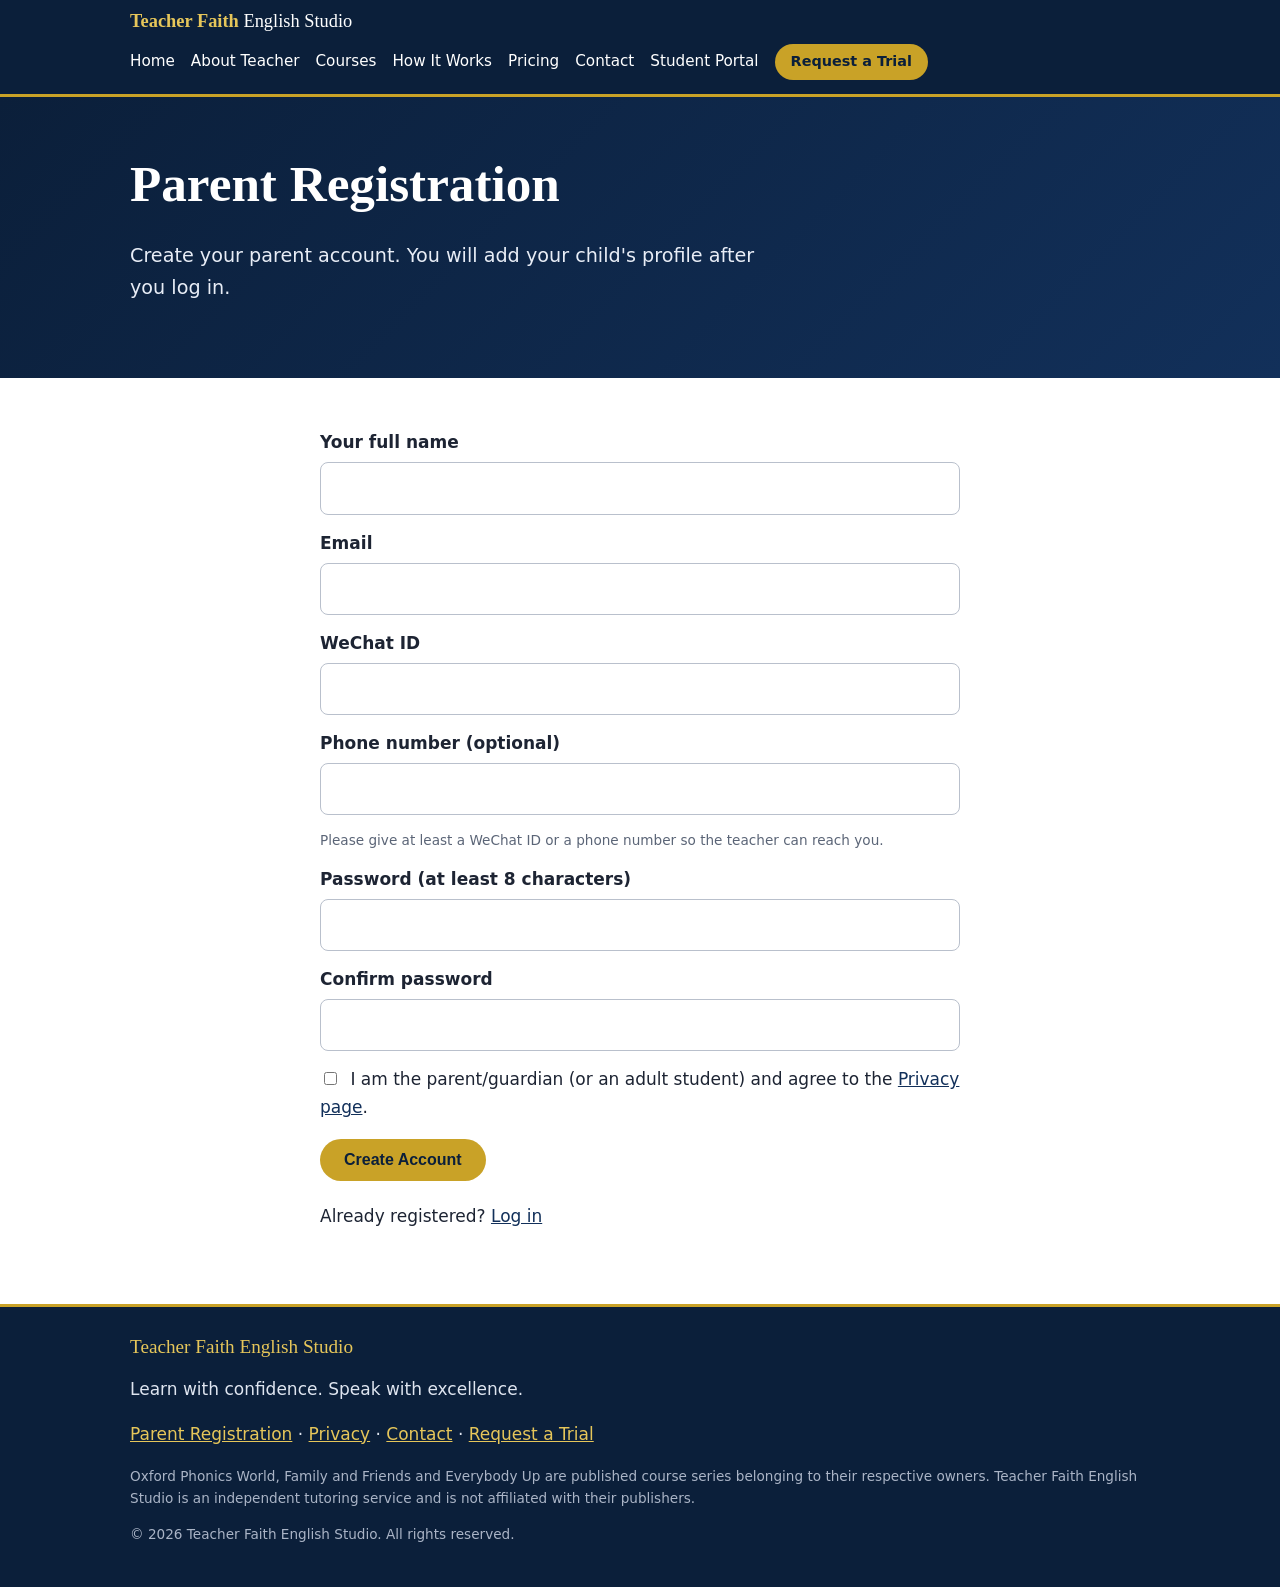
<file: teacher-faith-english-studio/register.html>
<!DOCTYPE html>
<html lang="en"><head><meta charset="utf-8"><meta name="viewport" content="width=device-width,initial-scale=1">
<title>Parent Registration | Teacher Faith English Studio</title><meta name="description" content="Create a parent account for Teacher Faith English Studio.">
<meta name="robots" content="noindex"><link rel="stylesheet" href="styles.css"></head><body>
<a class="skip" href="#main">Skip to content</a>
<header><div class="wrap bar"><a class="brand" href="index.html"><span>Teacher Faith</span> English Studio</a>
<nav aria-label="Main"><a href="index.html">Home</a><a href="about.html">About Teacher</a><a href="courses.html">Courses</a><a href="how-it-works.html">How It Works</a><a href="pricing.html">Pricing</a><a href="contact.html">Contact</a><a href="login.html">Student Portal</a><a class="btn sm" href="free-trial.html">Request a Trial</a></nav></div></header>
<main id="main"><section class="hero"><div class="wrap"><h1>Parent Registration</h1><p class="lead">Create your parent account. You will add your child's profile after you log in.</p></div></section><section class="wrap sec narrow"><form id="regform" novalidate>
<label>Your full name<input name="full_name" autocomplete="name" required></label>
<label>Email<input type="email" name="email" autocomplete="email" required></label>
<label>WeChat ID<input name="wechat_id" maxlength="64" autocomplete="off"></label>
<label>Phone number (optional)<input name="phone" maxlength="32" autocomplete="tel"></label>
<p class="small">Please give at least a WeChat ID or a phone number so the teacher can reach you.</p>
<label>Password (at least 8 characters)<input type="password" name="password" autocomplete="new-password" minlength="8" required></label>
<label>Confirm password<input type="password" name="password2" autocomplete="new-password" required></label>
<label class="check"><input type="checkbox" name="consent" required> I am the parent/guardian (or an adult student) and agree to the <a href="privacy.html">Privacy page</a>.</label>
<button class="btn" type="submit">Create Account</button><p id="msg" role="status" aria-live="polite"></p></form>
<p>Already registered? <a href="login.html">Log in</a></p></section></main>
<footer><div class="wrap"><p class="brand2">Teacher Faith English Studio</p><p>Learn with confidence. Speak with excellence.</p>
<p><a href="register.html">Parent Registration</a> · <a href="privacy.html">Privacy</a> · <a href="contact.html">Contact</a> · <a href="free-trial.html">Request a Trial</a></p>
<p class="small">Oxford Phonics World, Family and Friends and Everybody Up are published course series belonging to their respective owners. Teacher Faith English Studio is an independent tutoring service and is not affiliated with their publishers.</p>
<p class="small">&copy; <span id="y">2026</span> Teacher Faith English Studio. All rights reserved.</p></div></footer><script src="js/vendor/supabase.js"></script><script src="js/config.js"></script><script src="js/auth.js"></script></body></html>
</file>
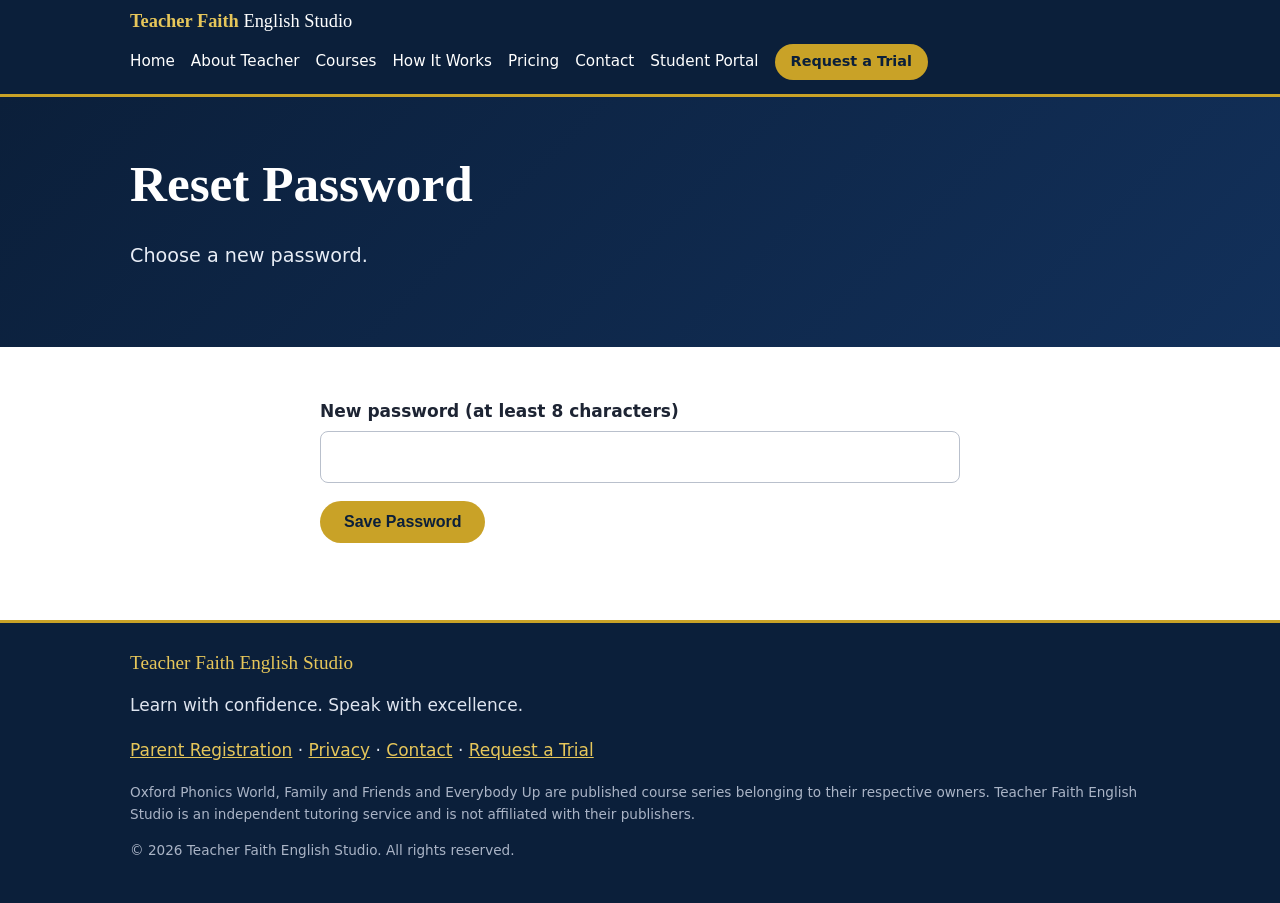
<file: teacher-faith-english-studio/reset-password.html>
<!DOCTYPE html>
<html lang="en"><head><meta charset="utf-8"><meta name="viewport" content="width=device-width,initial-scale=1">
<title>Reset Password | Teacher Faith English Studio</title><meta name="description" content="Choose a new password.">
<meta name="robots" content="noindex"><link rel="stylesheet" href="styles.css"></head><body>
<a class="skip" href="#main">Skip to content</a>
<header><div class="wrap bar"><a class="brand" href="index.html"><span>Teacher Faith</span> English Studio</a>
<nav aria-label="Main"><a href="index.html">Home</a><a href="about.html">About Teacher</a><a href="courses.html">Courses</a><a href="how-it-works.html">How It Works</a><a href="pricing.html">Pricing</a><a href="contact.html">Contact</a><a href="login.html">Student Portal</a><a class="btn sm" href="free-trial.html">Request a Trial</a></nav></div></header>
<main id="main"><section class="hero"><div class="wrap"><h1>Reset Password</h1><p class="lead">Choose a new password.</p></div></section><section class="wrap sec narrow"><form id="resetform" novalidate>
<label>New password (at least 8 characters)<input type="password" name="password" autocomplete="new-password" minlength="8" required></label>
<button class="btn" type="submit">Save Password</button><p id="msg" role="status" aria-live="polite"></p></form></section></main>
<footer><div class="wrap"><p class="brand2">Teacher Faith English Studio</p><p>Learn with confidence. Speak with excellence.</p>
<p><a href="register.html">Parent Registration</a> · <a href="privacy.html">Privacy</a> · <a href="contact.html">Contact</a> · <a href="free-trial.html">Request a Trial</a></p>
<p class="small">Oxford Phonics World, Family and Friends and Everybody Up are published course series belonging to their respective owners. Teacher Faith English Studio is an independent tutoring service and is not affiliated with their publishers.</p>
<p class="small">&copy; <span id="y">2026</span> Teacher Faith English Studio. All rights reserved.</p></div></footer><script src="js/vendor/supabase.js"></script><script src="js/config.js"></script><script src="js/auth.js"></script></body></html>
</file>
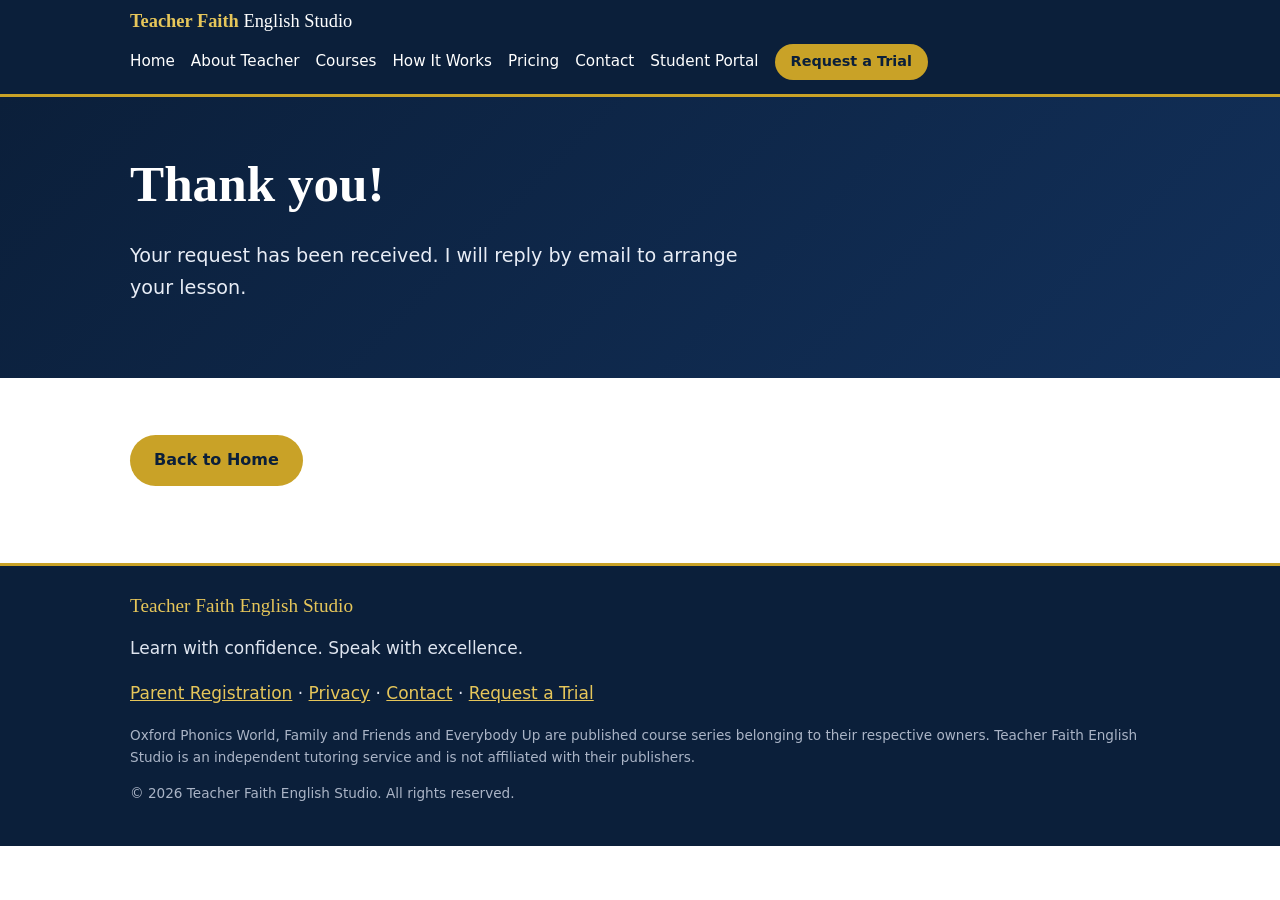
<file: teacher-faith-english-studio/thank-you.html>
<!DOCTYPE html>
<html lang="en"><head><meta charset="utf-8"><meta name="viewport" content="width=device-width,initial-scale=1">
<title>Thank You | Teacher Faith English Studio</title><meta name="description" content="Your request has been received.">
<meta name="robots" content="noindex"><link rel="stylesheet" href="styles.css"></head><body>
<a class="skip" href="#main">Skip to content</a>
<header><div class="wrap bar"><a class="brand" href="index.html"><span>Teacher Faith</span> English Studio</a>
<nav aria-label="Main"><a href="index.html">Home</a><a href="about.html">About Teacher</a><a href="courses.html">Courses</a><a href="how-it-works.html">How It Works</a><a href="pricing.html">Pricing</a><a href="contact.html">Contact</a><a href="login.html">Student Portal</a><a class="btn sm" href="free-trial.html">Request a Trial</a></nav></div></header>
<main id="main"><section class="hero"><div class="wrap"><h1>Thank you!</h1><p class="lead">Your request has been received. I will reply by email to arrange your lesson.</p></div></section><section class="wrap sec"><p><a class="btn" href="index.html">Back to Home</a></p></section></main>
<footer><div class="wrap"><p class="brand2">Teacher Faith English Studio</p><p>Learn with confidence. Speak with excellence.</p>
<p><a href="register.html">Parent Registration</a> · <a href="privacy.html">Privacy</a> · <a href="contact.html">Contact</a> · <a href="free-trial.html">Request a Trial</a></p>
<p class="small">Oxford Phonics World, Family and Friends and Everybody Up are published course series belonging to their respective owners. Teacher Faith English Studio is an independent tutoring service and is not affiliated with their publishers.</p>
<p class="small">&copy; <span id="y">2026</span> Teacher Faith English Studio. All rights reserved.</p></div></footer></body></html>
</file>
<file: teacher-faith-english-studio/styles.css>
:root{--navy:#0b1f3a;--navy2:#12305a;--gold:#c9a227;--gold2:#e6c65a;--bg:#fbf9f4;--ink:#1d2433;--mut:#5b6577}
*{box-sizing:border-box}body{margin:0;font:17px/1.65 system-ui,-apple-system,"Segoe UI",Roboto,sans-serif;color:var(--ink);background:#fff}
h1,h2,h3,.brand,.brand2{font-family:Georgia,"Times New Roman",serif;color:var(--navy);line-height:1.2}
h1{font-size:clamp(2rem,6vw,3.2rem);margin:0 0 .5em;color:#fff}h2{font-size:1.7rem;margin:1.2em 0 .5em}h3{margin:.2em 0 .4em}
a{color:var(--navy2)}.wrap{max-width:1060px;margin:0 auto;padding:0 20px}.narrow{max-width:680px}.sec{padding:36px 20px}
.skip{position:absolute;left:-999px}.skip:focus{left:10px;top:10px;background:#fff;padding:8px;z-index:9}
header{background:var(--navy);position:sticky;top:0;z-index:5;border-bottom:3px solid var(--gold)}
.bar{display:flex;flex-wrap:wrap;align-items:center;justify-content:space-between;gap:8px;padding-top:10px;padding-bottom:10px}
.brand{color:#fff;text-decoration:none;font-size:1.15rem}.brand span{color:var(--gold2);font-weight:bold}
nav{display:flex;flex-wrap:wrap;gap:4px 16px;align-items:center}nav a{color:#fff;text-decoration:none;font-size:.95rem}
nav a:hover,nav a[aria-current]{color:var(--gold2)}
.btn{display:inline-block;background:var(--gold);color:var(--navy)!important;font-weight:700;padding:12px 24px;border-radius:999px;border:0;text-decoration:none;cursor:pointer;font-size:1rem;margin:4px 4px 4px 0}
.btn:hover{background:var(--gold2)}.btn.sm{padding:6px 16px;font-size:.9rem}.btn.ghost{background:transparent;border:2px solid #fff;color:#fff!important}
.hero{background:linear-gradient(135deg,var(--navy),var(--navy2));padding:56px 0}.lead{color:#e8edf6;font-size:1.2rem;max-width:640px}
.grid{display:grid;grid-template-columns:repeat(auto-fit,minmax(230px,1fr));gap:18px}
.card{background:var(--bg);border:1px solid #e6dfc9;border-top:4px solid var(--gold);border-radius:10px;padding:18px 20px}
.band{background:var(--bg);padding:24px 0;border-block:1px solid #eee5c8}.price{font-size:1.4rem;font-weight:700}
.steps li{margin:.6em 0}.ticks{list-style:none;padding:0}.ticks li:before{content:"\2713  ";color:var(--gold);font-weight:700}
.two{display:grid;grid-template-columns:2fr 1fr;gap:28px;max-width:1060px;margin:auto}.photo{background:var(--bg);border:2px dashed var(--gold);border-radius:12px;min-height:240px;display:grid;place-items:center;text-align:center}
@media(max-width:700px){.two{grid-template-columns:1fr}}
.ph{background:#fff3b0;color:#6b4e00;padding:0 4px;border-radius:3px}
form label{display:block;font-weight:600;margin:14px 0}form input,form select,form textarea{display:block;width:100%;margin-top:6px;padding:11px;border:1px solid #b9c0cc;border-radius:8px;font:inherit}
form .check{font-weight:400}form .check input{display:inline;width:auto;margin-right:8px}
footer{background:var(--navy);color:#dfe5f0;padding:28px 0;margin-top:20px;border-top:3px solid var(--gold)}footer a{color:var(--gold2)}.brand2{color:var(--gold2);font-size:1.2rem;margin:0}.small{font-size:.85rem;color:var(--mut)}footer .small{color:#aab4c6}
.note{margin:14px 0;padding:0}.note:empty{display:none}.ok{color:#1b6b3a}.err{color:#a1260f}#msg.note{padding:10px 14px;border-radius:8px;background:#f3f6fa}
.card .btn.ghost{color:var(--navy)!important;border-color:var(--navy)}.pre{white-space:pre-wrap}#ann .card{margin:10px 0}
.qr{max-width:100%;height:auto;border:3px solid var(--gold);border-radius:12px;background:#fff}.sec .btn.ghost{color:var(--navy)!important;border-color:var(--navy)}.price s{opacity:.6}
</file>
